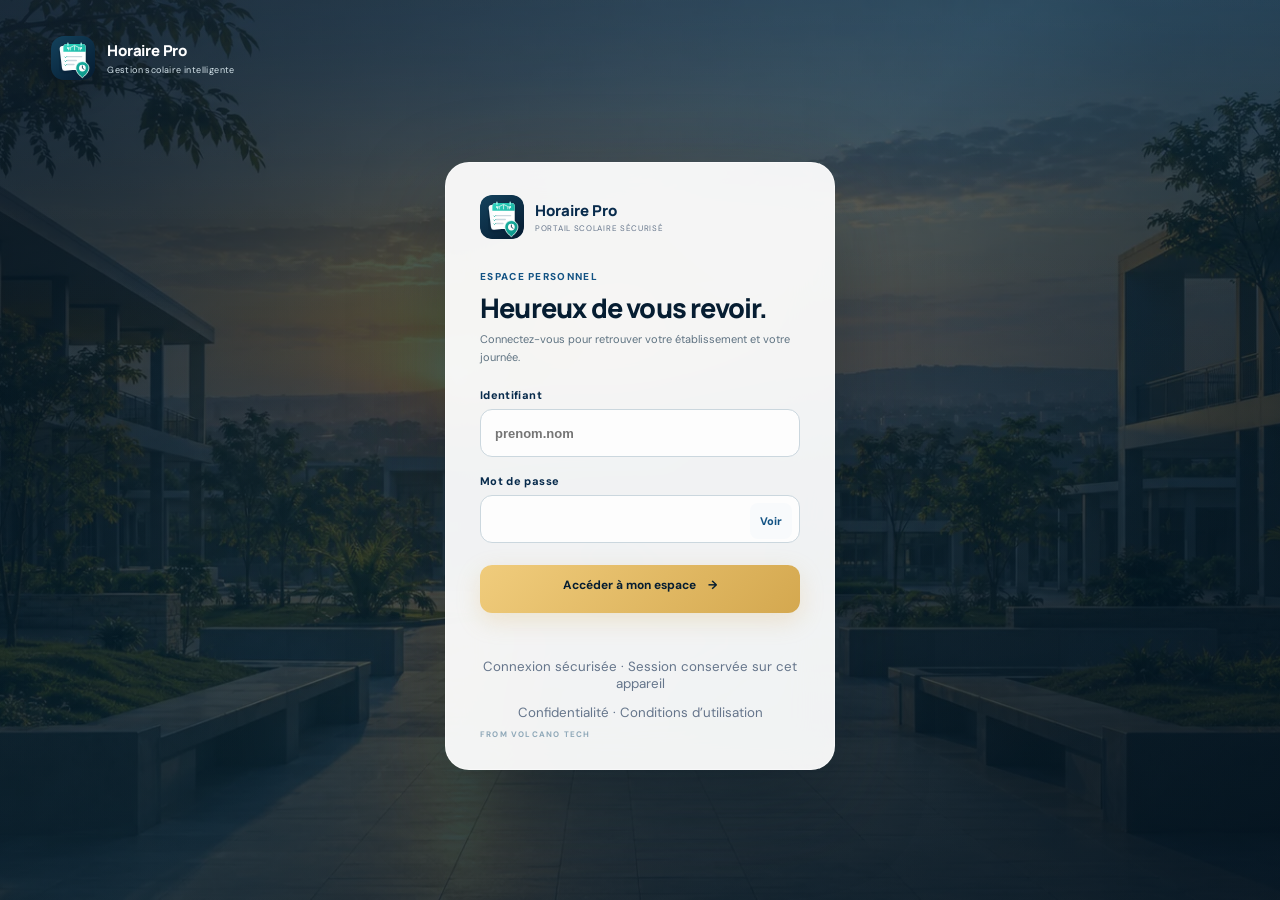
<file: index.html>
<!doctype html>
<html lang="fr">
<head>
  <meta charset="utf-8">
  <meta name="viewport" content="width=device-width, initial-scale=1, viewport-fit=cover">
  <meta name="theme-color" content="#0b3347">
  <meta name="description" content="Horaire Pro accompagne les établissements scolaires dans le suivi sécurisé des horaires, des enseignants et de l’intendance.">
  <meta name="robots" content="index,follow,max-image-preview:large">
  <link rel="canonical" href="https://horairepro.de/">
  <meta property="og:type" content="website">
  <meta property="og:locale" content="fr_CD">
  <meta property="og:site_name" content="Horaire Pro">
  <meta property="og:title" content="Horaire Pro · Gestion scolaire intelligente">
  <meta property="og:description" content="Horaires scolaires, suivi des enseignants et intendance dans une plateforme sécurisée.">
  <meta property="og:url" content="https://horairepro.de/">
  <meta property="og:image" content="https://horairepro.de/assets/login-campus-v1.webp">
  <meta name="twitter:card" content="summary_large_image">
  <title>Horaire Pro</title>
  <script>
    window.__pwaPageOpenedAt = Date.now();
    window.__pwaInstallPrompt = null;
    window.addEventListener("beforeinstallprompt", function (event) {
      event.preventDefault();
      window.__pwaInstallPrompt = event;
      window.dispatchEvent(new Event("horairepro-install-ready"));
    });
    window.addEventListener("appinstalled", function () { window.__pwaInstallPrompt = null; });
  </script>
  <link rel="icon" href="assets/favicon.svg" type="image/svg+xml">
  <link rel="manifest" href="manifest-v2.webmanifest?v=4">
  <link rel="stylesheet" href="assets/styles.css?v=27">
  <link rel="stylesheet" href="assets/intendance.css?v=27">
  <script type="application/ld+json">{"@context":"https://schema.org","@type":"SoftwareApplication","name":"Horaire Pro","url":"https://horairepro.de/","applicationCategory":"EducationalApplication","operatingSystem":"Web, Android, Windows, iOS","description":"Plateforme sécurisée de gestion des horaires scolaires et de l’intendance."}</script>
</head>
<body>
  <section class="loading-screen" id="loading-screen" aria-live="polite">
    <div class="loading-brand"><img src="assets/horaire-pro-logo.svg" alt=""><strong>Horaire Pro</strong><span>Préparation de votre espace…</span><i></i><small>From Volcano Tech</small></div>
  </section>

  <section class="auth-screen" id="auth-screen" hidden>
    <div class="auth-atmosphere" aria-hidden="true"></div>
    <div class="auth-corner-brand"><img src="assets/horaire-pro-logo.svg" alt=""><span><strong>Horaire Pro</strong><small>Gestion scolaire intelligente</small></span></div>
    <form class="login-card" id="login-form">
      <div class="login-brand-lockup"><img src="assets/horaire-pro-logo.svg" alt=""><div><strong>Horaire Pro</strong><small>Portail scolaire sécurisé</small></div></div>
      <span class="eyebrow">Espace personnel</span>
      <h2>Heureux de vous revoir.</h2>
      <p>Connectez-vous pour retrouver votre établissement et votre journée.</p>
      <label for="login-id">Identifiant</label>
      <input id="login-id" name="login" autocomplete="username" autocapitalize="none" placeholder="prenom.nom" required>
      <label for="login-password">Mot de passe</label>
      <div class="password-field">
        <input id="login-password" name="password" type="password" autocomplete="current-password" required>
        <button id="password-toggle" type="button" aria-label="Afficher le mot de passe">Voir</button>
      </div>
      <button class="primary-button wide login-button" type="submit">Accéder à mon espace <span>→</span></button>
      <div class="login-status" id="login-status" role="status" aria-live="polite"></div>
      <small class="privacy-note">Connexion sécurisée · Session conservée sur cet appareil</small>
      <small class="privacy-note"><a href="confidentialite.html">Confidentialité</a> · <a href="conditions.html">Conditions d’utilisation</a></small>
      <small class="volcano-signature login-signature">From Volcano Tech</small>
    </form>
  </section>

  <div class="app-shell" id="app-shell" hidden>
    <aside class="sidebar" id="sidebar">
      <a class="brand" href="#dashboard" aria-label="Accueil">
        <span class="brand-mark" aria-hidden="true"><img src="assets/horaire-pro-logo.svg" alt=""></span>
        <span><strong>Horaire Pro</strong><small id="brand-context">Portail scolaire</small></span>
      </a>

      <label class="school-switcher" id="school-switcher-wrap" hidden>
        <span>Établissement actif</span>
        <select id="school-switcher" aria-label="Changer d’établissement"></select>
      </label>

      <div class="workspace-switcher" id="workspace-switcher" hidden aria-label="Choisir l’espace de travail">
        <span>Votre espace</span>
        <div><button type="button" data-workspace="teacher">♙ Professeur</button><button type="button" data-workspace="direction">◆ Direction</button></div>
      </div>

      <nav class="main-nav" aria-label="Navigation principale">
        <a href="#dashboard" data-view="dashboard" class="active"><span>⌂</span> Tableau de bord</a>
        <a href="#agenda" data-view="agenda" data-multi-school hidden data-schedule-access><span>▤</span> Agenda multi-écoles</a>
        <a href="#classes" data-view="classes" data-full-schedule data-schedule-access><span>▦</span> Horaire des classes</a>
        <a href="#teachers" data-view="teachers" data-schedule-access><span>♙</span> <b id="teacher-nav-label">Horaire des enseignants</b></a>
        <a href="#operations" data-view="operations" data-operations data-schedule-access><span>◉</span> Centre en direct</a>
        <a href="#changes" data-view="changes" data-scheduler data-schedule-access><span>⇄</span> Changements</a>
        <a href="#announcements" data-view="announcements"><span>◈</span> Annonces <b class="nav-badge" id="announcement-nav-badge" hidden>0</b></a>
        <a href="#assistant" data-view="assistant" data-schedule-access><span>✦</span> Assistant horaire</a>
        <a href="#stats" data-view="stats" data-management data-schedule-access><span>▥</span> Statistiques</a>
        <a href="#intendance" data-view="intendance" data-intendance hidden><span>◫</span> Intendance</a>
        <a href="#accounts" data-view="accounts" data-account-manager-only><span>◎</span> Comptes</a>
        <a href="#platform-admin" data-view="platform-admin" data-system-admin-only hidden><span>◆</span> Plateforme</a>
        <a href="#history" data-view="history" data-history data-schedule-access><span>◴</span> Années et versions</a>
        <a href="#documents" data-view="documents" data-management data-schedule-access><span>▤</span> Documents officiels</a>
        <a href="#settings" data-view="settings"><span>⚙</span> Paramètres</a>
      </nav>

      <div class="sidebar-footer">
        <div class="account-card">
          <span class="account-avatar" id="account-avatar">U</span>
          <span><strong id="account-name">Utilisateur</strong><small id="account-role">Compte sécurisé</small></span>
        </div>
        <button class="logout-button" id="logout-button" type="button">Se déconnecter</button>
        <button class="theme-button" id="theme-toggle" type="button" aria-label="Changer le thème">◐ <span>Mode sombre</span></button>
        <small id="sidebar-school-name">Établissement</small>
        <small class="volcano-signature">From Volcano Tech</small>
      </div>
    </aside>
    <button class="sidebar-backdrop" id="sidebar-backdrop" type="button" aria-label="Fermer le menu" hidden></button>

    <main class="main-content">
      <header class="topbar">
        <button class="menu-button" id="menu-button" type="button" aria-label="Ouvrir le menu">☰</button>
        <div class="topbar-title">
          <span class="eyebrow">Portail officiel</span>
          <h1 id="page-title">Tableau de bord</h1>
        </div>
        <label class="topbar-school-switcher" id="topbar-school-switcher-wrap" hidden>
          <span>Établissement</span>
          <select id="topbar-school-switcher" aria-label="Changer l’établissement actif"></select>
        </label>
        <div class="topbar-actions">
          <label class="global-search">
            <span aria-hidden="true">⌕</span>
            <input id="global-search" type="search" placeholder="Rechercher une classe ou un professeur…" autocomplete="off">
            <div class="search-results" id="search-results" hidden></div>
          </label>
          <button class="top-action" id="install-app-button" type="button" title="Installer l’application" hidden>＋<span>Installer</span></button>
          <button class="notification-button" id="notification-button" type="button" aria-label="Voir les notifications">◈<b id="notification-count" hidden>0</b></button>
          <div class="date-chip"><span id="today-label">Aujourd’hui</span><strong id="clock">--:--</strong></div>
        </div>
      </header>

      <div class="content-wrap">
        <div class="connectivity-banner" id="connectivity-banner" hidden></div>
        <section class="view active" id="view-dashboard" aria-labelledby="page-title">
          <div class="hero-card">
            <div class="hero-copy">
              <span class="hero-kicker"><i></i> Horaire officiel publié</span>
              <h2>Une semaine scolaire claire,<br><em>accessible partout.</em></h2>
              <p>Consultez les cours par classe ou par enseignant, suivez la période en cours et téléchargez les documents certifiés.</p>
              <div class="hero-actions">
                <button class="primary-button" id="primary-schedule-button" data-go="classes">Voir les horaires</button>
                <button class="secondary-button" data-go="documents" data-management>Documents PDF</button>
              </div>
            </div>
            <div class="hero-orbit" aria-hidden="true">
              <div class="orbit-ring ring-one"></div><div class="orbit-ring ring-two"></div>
              <div class="hero-badge"><span>2026</span><strong>2027</strong><small>Année scolaire</small></div>
            </div>
          </div>

          <div id="smart-focus" class="smart-focus"></div>


          <div class="stats-grid" id="stats-grid"></div>

          <div id="dashboard-alerts"></div>

          <article class="dashboard-module-card dashboard-intendance-card" id="dashboard-intendance-summary" hidden>
            <div class="dashboard-module-head"><div><span class="eyebrow">Intendance en direct</span><h3>Stocks et patrimoine</h3><p>Les indicateurs utiles de l’établissement, actualisés depuis le registre.</p></div><span class="dashboard-module-icon" aria-hidden="true">◫</span></div>
            <div id="dashboard-intendance-content" class="dashboard-module-content"><div class="dashboard-module-loading">Chargement des données d’intendance…</div></div>
            <footer><span>Consultation selon vos droits d’accès</span><button class="primary-button" type="button" data-go="intendance">Ouvrir l’Intendance</button></footer>
          </article>

          <article class="dashboard-module-card dashboard-hr-card" id="dashboard-hr-summary" hidden>
            <div class="dashboard-module-head"><div><span class="eyebrow">Suivi des enseignants</span><h3>Services attendus aujourd’hui</h3><p>Heures d’arrivée et de sortie prévues selon l’horaire officiel.</p></div><span class="dashboard-module-icon" aria-hidden="true">♙</span></div>
            <div id="dashboard-hr-content" class="dashboard-module-content"></div>
            <footer><span>Base de vérification pour le registre papier</span><button class="primary-button" type="button" data-go="teachers">Consulter les enseignants</button></footer>
          </article>

          <div class="dashboard-grid">
            <article class="panel live-panel">
              <div class="panel-heading">
                <div><span class="eyebrow">En direct</span><h3>Situation actuelle</h3></div>
                <span class="live-pill" id="live-pill"><i></i> Actualisé</span>
              </div>
              <div id="live-content" class="live-content"></div>
            </article>

            <article class="panel quick-panel" data-full-schedule>
              <div class="panel-heading"><div><span class="eyebrow">Accès rapide</span><h3>Consulter un horaire</h3></div></div>
              <div class="segmented" role="tablist">
                <button class="active" data-quick-type="class" type="button">Classe</button>
                <button data-quick-type="teacher" type="button">Enseignant</button>
              </div>
              <label class="select-label" for="quick-select">Sélection</label>
              <select id="quick-select"></select>
              <button class="primary-button wide" id="quick-open" type="button">Ouvrir l’horaire <span>→</span></button>
            </article>
          </div>

          <article class="panel week-preview">
            <div class="panel-heading">
              <div><span class="eyebrow">Vue d’ensemble</span><h3>Repères de la semaine</h3></div>
              <span class="muted" id="week-range"></span>
            </div>
            <div class="day-strip" id="day-strip"></div>
          </article>
        </section>

        <section class="view" id="view-agenda" data-multi-school hidden>
          <div class="section-intro">
            <div><span class="eyebrow">Tous vos établissements</span><h2>Agenda multi-écoles</h2><p>Consultez vos cours CAT et APN dans une chronologie unique, sans modifier l’établissement actif.</p></div>
          </div>
          <article class="panel platform-agenda" id="platform-agenda" hidden>
            <div class="platform-agenda-head">
              <div><span class="eyebrow">Vue personnelle multi-écoles</span><h3 id="agenda-date-title">Aujourd’hui</h3></div>
              <div class="date-navigation"><button id="agenda-prev" type="button" aria-label="Jour précédent">←</button><button id="agenda-today" type="button">Aujourd’hui</button><button id="agenda-next" type="button" aria-label="Jour suivant">→</button><button id="agenda-week" type="button">Semaine</button></div>
            </div>
            <div class="agenda-filter"><label>Filtrer l’agenda<select id="agenda-school-filter"><option value="all">Toutes les écoles</option></select></label><span id="agenda-sync-state"></span></div>
            <div id="aggregate-agenda-list" class="aggregate-agenda-list"></div>
          </article>
        </section>

        <section class="view" id="view-operations" data-operations>
          <div class="section-intro">
            <div><span class="eyebrow">Pilotage en temps réel</span><h2>Centre des opérations</h2><p>Visualisez les cours en cours, les enseignants disponibles et les changements du jour.</p></div>
            <span class="live-pill"><i></i> Données actualisées</span>
          </div>
          <div id="operations-kpis" class="stats-grid"></div>
          <div class="operations-layout">
            <article class="panel"><div class="panel-heading"><div><span class="eyebrow">Maintenant</span><h3>Activité de l’école</h3></div><span id="operations-period" class="period-badge"></span></div><div id="operations-live-grid" class="operations-grid"></div></article>
            <article class="panel"><div class="panel-heading"><div><span class="eyebrow">Disponibilités</span><h3>Enseignants libres</h3></div></div><div id="available-teachers" class="chip-cloud"></div></article>
          </div>
          <article class="panel timeline-panel"><div class="panel-heading"><div><span class="eyebrow">Aujourd’hui</span><h3>Chronologie des périodes</h3></div></div><div id="operations-timeline" class="operations-timeline"></div></article>
        </section>

        <section class="view" id="view-changes" data-scheduler>
          <div class="section-intro">
            <div><span class="eyebrow">Moteur de contrôle</span><h2>Changements intelligents</h2><p>Déplacez ou annulez une séance datée avec vérification automatique des collisions.</p></div>
            <span class="smart-badge">✦ Vérification instantanée</span>
          </div>
          <div class="changes-layout">
            <form class="panel smart-form" id="change-form">
              <div class="panel-heading"><div><span class="eyebrow">Nouvelle opération</span><h3>Simuler un changement</h3></div></div>
              <label>Rechercher un cours<input id="change-search" type="search" placeholder="Professeur, matière ou classe…"></label>
              <label>Séance source<select id="change-source" required></select></label>
              <div class="form-grid">
                <label>Date d’application<input id="change-date" type="date" required></label>
                <label>Action<select id="change-type"><option value="move">Déplacer</option><option value="cancel">Annuler</option></select></label>
                <label data-move-field>Nouveau jour<select id="change-day"></select></label>
                <label data-move-field>Nouvelle période<select id="change-period"></select></label>
              </div>
              <label>Motif<textarea id="change-reason" rows="3" placeholder="Réunion, indisponibilité, activité scolaire…"></textarea></label>
              <div class="form-actions"><button class="secondary-ink-button" id="analyze-change" type="button">Analyser</button><button class="primary-button" id="publish-change" type="submit" disabled>Publier le changement</button></div>
              <div id="change-analysis" class="analysis-box"></div>
            </form>
            <article class="panel"><div class="panel-heading"><div><span class="eyebrow">Registre</span><h3>Changements publiés</h3></div></div><div id="changes-list" class="activity-list"></div></article>
          </div>
        </section>

        <section class="view" id="view-announcements">
          <div class="section-intro">
            <div><span class="eyebrow">Communication scolaire</span><h2>Annonces et alertes</h2><p>Les informations qui vous concernent, avec confirmation de lecture.</p></div>
          </div>
          <form class="panel announcement-composer" id="announcement-form" data-scheduler>
            <div class="panel-heading"><div><span class="eyebrow">Direction</span><h3>Publier une annonce</h3></div></div>
            <div class="form-grid three"><label>Titre<input id="announcement-title" maxlength="140" required></label><label>Priorité<select id="announcement-level"><option value="info">Information</option><option value="important">Important</option><option value="urgent">Urgent</option></select></label><label>Destinataires<select id="announcement-audience"><option value="all">Tout le personnel</option><option value="teachers">Enseignants</option><option value="direction">Direction</option><option value="teacher">Un enseignant</option></select></label></div>
            <label id="announcement-teacher-wrap" hidden>Enseignant<select id="announcement-teacher"></select></label>
            <label>Message<textarea id="announcement-body" rows="4" maxlength="3000" required></textarea></label>
            <div class="form-actions"><button class="primary-button" type="submit">Publier maintenant</button></div>
          </form>
          <div id="announcements-list" class="announcement-grid"></div>
        </section>

        <section class="view" id="view-assistant">
          <div class="assistant-shell">
            <div class="assistant-hero"><span class="assistant-mark">✦</span><span class="eyebrow">Assistant contextuel</span><h2>Votre horaire répond.</h2><p>Cours actuel, prochaine séance, journée complète, disponibilités, annonces et changements publiés.</p></div>
            <div id="assistant-messages" class="assistant-messages"><div class="assistant-message bot"><span>✦</span><p>Bonjour. Je lis directement votre horaire publié. Essayez <strong>« Mon programme aujourd’hui »</strong>, <strong>« Mon prochain cours »</strong> ou <strong>« Mes changements »</strong>.</p></div></div>
            <div class="assistant-suggestions" id="assistant-suggestions"></div>
            <form id="assistant-form" class="assistant-input"><input id="assistant-query" autocomplete="off" placeholder="Posez votre question sur l’horaire…"><button type="submit">Envoyer <span>→</span></button></form>
          </div>
        </section>

        <section class="view" id="view-stats" data-management>
          <div class="section-intro"><div><span class="eyebrow">Analyse pédagogique</span><h2>Statistiques intelligentes</h2><p>Une lecture claire des charges, des journées et des regroupements.</p></div><button class="secondary-ink-button" id="export-stats" type="button">Exporter CSV</button></div>
          <div id="stats-kpis" class="stats-grid"></div>
          <div class="analytics-grid"><article class="panel"><div class="panel-heading"><div><span class="eyebrow">Enseignants</span><h3>Charges hebdomadaires</h3></div></div><div id="teacher-load-chart" class="bar-chart"></div></article><article class="panel"><div class="panel-heading"><div><span class="eyebrow">Semaine</span><h3>Activité par jour</h3></div></div><div id="day-load-chart" class="bar-chart"></div></article></div>
        </section>

        <section class="view" id="view-accounts" data-account-manager-only>
          <div class="section-intro"><div><span class="eyebrow">Sécurité</span><h2>Comptes et accès</h2><p>Contrôlez les accès sans exposer les mots de passe.</p></div><span class="security-chip">● RLS actif</span></div>
          <div class="account-kpis" id="account-kpis"></div>
          <form class="panel smart-form membership-form" id="membership-form"><div class="panel-heading"><div><span class="eyebrow">Nouvelle adhésion</span><h3>Inviter ou associer une personne</h3></div></div><div class="form-grid"><label>Adresse email<input id="membership-email" type="email" required></label><label>Nom complet<input id="membership-name" required></label><label>Référence enseignant<input id="membership-teacher-ref" placeholder="Obligatoire seulement pour un enseignant"></label><label>Fonction dans l’école<input id="membership-position" placeholder="Ex. Préfet, DE"></label></div><fieldset class="role-checks"><legend>Rôles dans cette école</legend><label><input type="checkbox" name="membership-role" value="teacher"> Enseignant — horaire personnel</label><label><input type="checkbox" name="membership-role" value="direction"> Direction — pilotage complet</label><label><input type="checkbox" name="membership-role" value="admin"> Admin — comptes et sécurité</label><label><input type="checkbox" name="membership-role" value="scheduler"> Planificateur — changements d’horaire</label><label><input type="checkbox" name="membership-role" value="viewer"> Consultation — horaires en lecture seule</label><label><input type="checkbox" name="membership-role" value="intendant"> Intendant — gestion des stocks et du patrimoine</label><label><input type="checkbox" name="membership-role" value="intendance_viewer"> Suivi Intendance — lecture seule</label></fieldset><div class="form-actions"><button class="primary-button" type="submit">Envoyer l’invitation</button><span id="membership-status"></span></div></form>
          <form class="panel smart-form membership-form" id="school-form" data-system-admin-only hidden><div class="panel-heading"><div><span class="eyebrow">Plateforme</span><h3>Ajouter un établissement</h3></div></div><div class="form-grid"><label>Nom officiel<input id="school-name" required></label><label>Nom court<input id="school-short-name" maxlength="20" required></label><label>Adresse<input id="school-address"></label><label>Première année scolaire<input id="school-year-label" placeholder="2027-2028"></label><label>Début<input id="school-year-start" type="date"></label><label>Fin<input id="school-year-end" type="date"></label></div><div class="form-actions"><button class="primary-button" type="submit">Créer l’établissement</button><span id="school-form-status"></span></div></form>
          <article class="panel"><div class="account-toolbar"><input id="account-search" type="search" placeholder="Rechercher un compte…"><select id="account-role-filter" aria-label="Filtrer par rôle"><option value="">Tous les rôles</option><option value="teacher">Enseignants</option><option value="direction">Direction</option><option value="admin">Administrateurs</option><option value="scheduler">Planificateurs</option><option value="viewer">Consultation seule</option><option value="intendant">Intendants</option><option value="intendance_viewer">Suivi Intendance</option></select><select id="account-status-filter" aria-label="Filtrer par état"><option value="">Tous les états</option><option value="active">Actifs</option><option value="inactive">Suspendus</option></select><span id="account-summary"></span></div><div id="accounts-table" class="accounts-table"></div></article>
          <article class="panel audit-panel"><div class="panel-heading"><div><span class="eyebrow">Traçabilité</span><h3>Journal des actions</h3></div></div><div id="audit-list" class="activity-list"></div></article>
        </section>

        <section class="view" id="view-platform-admin" data-system-admin-only hidden>
          <div class="section-intro"><div><span class="eyebrow">Volcano Tech</span><h2>Centre d’administration Horaire Pro</h2><p>Établissements, abonnements, installations et publications depuis un seul espace sécurisé.</p></div><button class="secondary-ink-button" id="platform-refresh" type="button">Actualiser</button></div>
          <div class="account-kpis platform-kpis" id="platform-kpis"></div>
          <form class="panel smart-form membership-form" id="platform-school-form">
            <div class="panel-heading"><div><span class="eyebrow">Nouveau client</span><h3>Créer un établissement</h3></div></div>
            <div class="form-grid"><label>Nom officiel<input id="platform-school-name" required></label><label>Nom court<input id="platform-school-short-name" maxlength="20" required></label><label>Adresse<input id="platform-school-address"></label><label>Première année scolaire<input id="platform-school-year-label" placeholder="2027-2028"></label><label>Début<input id="platform-school-year-start" type="date"></label><label>Fin<input id="platform-school-year-end" type="date"></label></div>
            <div class="form-actions"><button class="primary-button" type="submit">Créer et ouvrir l’établissement</button><span id="platform-school-status"></span></div>
          </form>
          <article class="panel">
            <div class="account-toolbar"><input id="platform-school-search" type="search" placeholder="Rechercher une école…"><select id="platform-status-filter"><option value="">Tous les abonnements</option><option value="trial">Essai</option><option value="active">Actif</option><option value="grandfathered">Historique</option><option value="past_due">Paiement en retard</option><option value="suspended">Suspendu</option><option value="cancelled">Résilié</option></select><span id="platform-school-summary"></span></div>
            <div id="platform-school-table" class="platform-admin-table"></div>
          </article>
          <div class="one-time-secret platform-secret" id="platform-activation-secret" hidden><span>Code d’activation — affiché une seule fois</span><div><code id="platform-activation-code"></code><button type="button" id="platform-copy-activation">Copier</button></div><small id="platform-activation-expiry"></small></div>
        </section>

        <section class="view" id="view-history">
          <div class="section-intro"><div><span class="eyebrow">Conservation intégrale</span><h2>Années scolaires et versions</h2><p>Consultez les horaires publiés, archivés ou en préparation sans écraser l’historique.</p></div></div>
          <div id="year-tabs" class="year-tabs"></div>
          <div id="timetable-history" class="history-grid"></div>
          <form class="panel smart-form" id="academic-year-form" data-manager-only hidden><div class="panel-heading"><div><span class="eyebrow">Nouvelle période</span><h3>Créer une année scolaire</h3></div></div><div class="form-grid"><label>Libellé<input id="academic-year-label" placeholder="2027-2028" required></label><label>Début<input id="academic-year-start" type="date" required></label><label>Fin<input id="academic-year-end" type="date" required></label></div><label><input id="academic-year-current" type="checkbox"> Définir comme année actuelle</label><div class="form-actions"><button class="primary-button" type="submit">Créer l’année</button><span id="academic-year-status"></span></div></form>
          <form class="panel smart-form" id="clone-timetable-form" data-manager-only hidden><div class="panel-heading"><div><span class="eyebrow">Nouvelle base</span><h3>Dupliquer un horaire précédent</h3></div></div><div class="form-grid"><label>Horaire source<select id="clone-source"></select></label><label>Année cible<select id="clone-year"></select></label><label>Titre<input id="clone-title" value="Nouvel horaire" required></label></div><div class="form-actions"><button class="primary-button" type="submit">Créer la version indépendante</button><span id="clone-status"></span></div></form>
        </section>

        <section class="view" id="view-classes" data-full-schedule>
          <div class="section-intro">
            <div><span class="eyebrow">34 classes certifiées</span><h2>Horaire par classe</h2><p>Choisissez une classe pour afficher sa semaine complète.</p></div>
            <div class="entity-picker"><label for="class-select">Classe</label><select id="class-select"></select></div>
          </div>
          <div id="class-summary" class="summary-row"></div>
          <div id="class-schedule" class="schedule-host"></div>
        </section>

        <section class="view" id="view-teachers">
          <div class="section-intro">
            <div><span class="eyebrow" id="teacher-context-label">Équipe enseignante</span><h2>Horaire par enseignant</h2><p>Retrouvez les cours, regroupements et créneaux physiques de chaque professeur.</p></div>
            <div class="entity-picker"><label for="teacher-select">Enseignant</label><select id="teacher-select"></select></div>
          </div>
          <article class="panel jp-directory" id="jp-directory" hidden>
            <div class="jp-directory-head"><div><span class="eyebrow">Journées pédagogiques</span><h3>Disponibilité de l’équipe</h3><p>Filtrez l’équipe par JP et ouvrez directement l’horaire d’un enseignant.</p></div><strong id="jp-directory-count"></strong></div>
            <div class="jp-directory-days" id="jp-directory-days"></div>
            <div class="jp-directory-names" id="jp-directory-names"></div>
          </article>
          <div id="teacher-summary" class="summary-row"></div>
          <div id="teacher-schedule" class="schedule-host"></div>
          <div id="teacher-note"></div>
        </section>

        <section class="view" id="view-documents" data-management>
          <div class="section-intro">
            <div><span class="eyebrow">Source unique certifiée</span><h2>Documents officiels</h2><p>Téléchargez les quatre éditions issues exactement de la solution publiée.</p></div>
            <div class="certification-badge"><span>✓</span><div><strong>Certification PASS</strong><small id="document-solution"></small></div></div>
          </div>
          <div class="documents-grid" id="documents-grid"></div>
          <article class="panel integrity-panel">
            <div><span class="eyebrow">Intégrité</span><h3>Garantie de cohérence</h3><p>Les vues en ligne et les PDF proviennent de la même solution CP-SAT validée indépendamment.</p></div>
            <div class="integrity-list" id="integrity-list"></div>
          </article>
        </section>


        <section class="view intendance-view" id="view-intendance" data-intendance hidden>
          <div class="intendance-head">
            <div><span class="eyebrow">Centre de travail</span><h2>Intendance</h2><p>Stocks, mouvements, patrimoine et inventaires de l’établissement.</p></div>
            <div class="intendance-actions" data-intendance-write>
              <button class="secondary-ink-button" type="button" data-intendance-action="receipt">+ Entrée</button>
              <button class="primary-button" type="button" data-intendance-action="issue">− Sortie</button>
            </div>
          </div>
          <div class="intendance-offline" id="intendance-offline" hidden>Mode hors ligne : dernières données synchronisées, saisie suspendue.</div>
          <nav class="intendance-tabs" id="intendance-tabs" aria-label="Sections de l’intendance">
            <button type="button" data-intendance-tab="overview" class="active">Vue d’ensemble</button>
            <button type="button" data-intendance-tab="stock">Stock</button>
            <button type="button" data-intendance-tab="receipts">Entrées</button>
            <button type="button" data-intendance-tab="issues">Sorties</button>
            <button type="button" data-intendance-tab="assets">Patrimoine</button>
            <button type="button" data-intendance-tab="locations">Locaux</button>
            <button type="button" data-intendance-tab="inventories">Inventaires</button>
            <button type="button" data-intendance-tab="forecasts">Prévisions</button>
            <button type="button" data-intendance-tab="reports">Rapports</button>
            <button type="button" class="intendance-refresh-tab" data-intendance-refresh aria-label="Actualiser les stocks et les mouvements">↻ Actualiser</button>
          </nav>
          <div class="intendance-content" id="intendance-content"><div class="intendance-loading">Chargement de l’intendance…</div></div>
        </section>

        <section class="view" id="view-settings">
          <div class="section-intro"><div><span class="eyebrow">Préférences</span><h2>Mon compte</h2><p>Personnalisez votre expérience et protégez votre accès.</p></div></div>
          <div class="settings-grid">
            <article class="panel profile-panel"><span class="profile-large" id="settings-avatar">U</span><h3 id="settings-name">Utilisateur</h3><p id="settings-role"></p><button class="secondary-ink-button" id="settings-install" type="button" hidden>Installer l’application</button><button class="secondary-ink-button" id="enable-notifications" type="button">Activer les notifications</button><button class="secondary-ink-button" id="export-calendar" type="button">Ajouter à mon calendrier</button></article>
            <article class="panel lesson-alert-panel" id="lesson-alert-panel"><div class="panel-heading"><div><span class="eyebrow">Assistant ponctualité</span><h3>Alarme avant chaque cours</h3></div><span class="lesson-alert-state" id="lesson-alert-state">Inactive</span></div><p>Le téléphone vous prévient avant le début du cours. Lorsque Horaire Pro est ouvert, l’assistant annonce aussi le cours à voix haute.</p><label class="lesson-alert-toggle"><input id="lesson-alert-enabled" type="checkbox"><span></span><strong>Activer l’alarme de cours</strong></label><label>Délai avant le cours<select id="lesson-alert-lead"><option value="1">1 minute</option><option value="2" selected>2 minutes</option><option value="5">5 minutes</option><option value="10">10 minutes</option></select></label><label class="lesson-alert-toggle"><input id="lesson-alert-voice" type="checkbox" checked><span></span><strong>Annonce vocale quand l’application est ouverte</strong></label><button class="secondary-ink-button" id="lesson-alert-test" type="button">Tester le son et la voix</button><small id="lesson-alert-detail">Disponible pour les comptes liés à un enseignant.</small></article>
            <form class="panel smart-form" id="password-form"><div class="panel-heading"><div><span class="eyebrow">Sécurité</span><h3>Changer mon mot de passe</h3></div></div><label>Nouveau mot de passe<div class="password-field"><input id="new-password" type="password" minlength="10" autocomplete="new-password" required><button type="button" data-password-visibility="new-password" aria-label="Afficher le nouveau mot de passe">Voir</button></div></label><label>Confirmer le mot de passe<div class="password-field"><input id="confirm-password" type="password" minlength="10" autocomplete="new-password" required><button type="button" data-password-visibility="confirm-password" aria-label="Afficher la confirmation du mot de passe">Voir</button></div></label><p class="privacy-note">Vous pouvez conserver le mot de passe reçu et le remplacer ici quand vous le souhaitez.</p><button class="primary-button" type="submit">Mettre à jour</button><div id="password-status" class="login-status"></div></form>
          </div>
        </section>
      </div>
    </main>
  </div>

  <nav class="mobile-bottom-nav" id="mobile-bottom-nav" aria-label="Accès rapide mobile"></nav>
  <button class="page-scroll-toggle" id="page-scroll-toggle" type="button" hidden aria-label="Descendre dans la page"><span aria-hidden="true">↓</span></button>

  <div class="school-modal" id="school-modal" hidden><div class="school-modal-card"><img src="assets/horaire-pro-logo.svg" alt=""><span class="eyebrow">Vos établissements</span><h2>Choisissez votre espace</h2><p>Vous pourrez changer d’école à tout moment sans vous reconnecter.</p><div id="school-modal-list" class="school-modal-list"></div></div></div>
  <div class="school-modal" id="workspace-modal" hidden><div class="school-modal-card workspace-choice-card"><span class="choice-mark">HP</span><span class="eyebrow">Double fonction détectée</span><h2>Comment voulez-vous travailler ?</h2><p>Votre compte possède une fonction de direction et un horaire d’enseignant. Vous pourrez changer d’espace à tout moment.</p><div class="workspace-choices"><button type="button" data-workspace-choice="teacher"><span>♙</span><strong>Mon espace enseignant</strong><small>Mes cours, mon prochain créneau et mes annonces</small></button><button type="button" data-workspace-choice="direction"><span>◆</span><strong id="workspace-direction-label">Espace Direction</strong><small>École en direct, comptes, classes et documents</small></button></div></div></div>
  <div class="school-modal" id="membership-modal" hidden><form class="school-modal-card smart-form" id="membership-edit-form"><span class="eyebrow">Adhésion à l’établissement</span><h2 id="membership-edit-name">Gérer un membre</h2><input id="membership-edit-user" type="hidden"><input id="membership-edit-id" type="hidden"><label>Référence enseignant<input id="membership-edit-teacher"></label><label>Fonction dans l’école<input id="membership-edit-position" placeholder="Ex. Préfet, DE"></label><fieldset class="role-checks"><legend>Rôles autorisés</legend><label><input type="checkbox" name="membership-edit-role" value="teacher"> Enseignant</label><label><input type="checkbox" name="membership-edit-role" value="direction"> Direction</label><label><input type="checkbox" name="membership-edit-role" value="admin"> Admin</label><label><input type="checkbox" name="membership-edit-role" value="scheduler"> Planificateur</label><label><input type="checkbox" name="membership-edit-role" value="viewer"> Consultation seule</label><label><input type="checkbox" name="membership-edit-role" value="intendant"> Intendant</label><label><input type="checkbox" name="membership-edit-role" value="intendance_viewer"> Suivi Intendance</label></fieldset><div class="credential-reset"><div><strong>Accès au compte</strong><small>Crée un nouveau mot de passe initial. L’utilisateur pourra le conserver ou le remplacer librement dans Mon compte.</small></div><button class="secondary-ink-button" id="membership-reset-password" type="button">Réinitialiser le mot de passe</button></div><div class="one-time-secret" id="membership-temporary-password" hidden><span>Mot de passe initial — affiché une seule fois</span><div><code id="membership-temporary-password-value"></code><button type="button" id="membership-copy-password">Copier</button></div></div><div class="form-actions membership-edit-actions"><button class="secondary-ink-button danger" id="membership-remove" type="button">Retirer de l’école</button><button class="secondary-ink-button" id="membership-edit-close" type="button">Fermer</button><button class="primary-button" type="submit">Enregistrer</button></div><div id="membership-edit-status" class="login-status"></div></form></div>


  <dialog class="intendance-dialog" id="intendance-dialog"><form method="dialog" class="intendance-dialog-card" id="intendance-dialog-form"><header><div><span class="eyebrow" id="intendance-dialog-kicker">Intendance</span><h2 id="intendance-dialog-title">Nouvelle opération</h2></div><button type="button" id="intendance-dialog-close" aria-label="Fermer">×</button></header><div id="intendance-dialog-body"></div><div class="intendance-dialog-actions"><button class="secondary-ink-button" type="button" id="intendance-dialog-cancel">Annuler</button><button class="primary-button" type="submit" id="intendance-dialog-submit">Enregistrer</button></div><div class="login-status" id="intendance-dialog-status"></div></form></dialog>

  <dialog class="pwa-install-dialog" id="pwa-install-dialog"><form method="dialog"><button class="pwa-install-close" type="submit" aria-label="Fermer">×</button><img src="assets/icon-pro-192.png" alt=""><span class="eyebrow">Application mobile</span><h2>Installer Horaire Pro</h2><p id="pwa-install-status">Installation gérée par votre navigateur</p><small id="pwa-install-detail">Le bouton ouvre directement la confirmation officielle dès qu’elle est disponible.</small><button class="primary-button" id="pwa-install-confirm" type="button">Vérifier maintenant</button></form></dialog>

  <aside class="lesson-alert-onboarding" id="lesson-alert-onboarding" hidden role="dialog" aria-modal="true" aria-labelledby="lesson-alert-onboarding-title"><div class="lesson-alert-onboarding-icon">◉</div><div><span class="eyebrow">Assistant ponctualité</span><h2 id="lesson-alert-onboarding-title">Ne manquez plus le début d’un cours</h2><p>Horaire Pro vous avertira automatiquement deux minutes avant chaque cours, même lorsque l’application est fermée.</p><small>Une seule autorisation est nécessaire sur ce téléphone.</small><div><button class="secondary-ink-button" id="lesson-alert-later" type="button">Plus tard</button><button class="primary-button" id="lesson-alert-approve" type="button">Autoriser les alertes</button></div></div></aside>
  <aside class="lesson-alarm-ring" id="lesson-alarm-ring" hidden role="alertdialog" aria-modal="true" aria-labelledby="lesson-alarm-title"><div class="lesson-alarm-pulse"><span>◉</span></div><div class="lesson-alarm-card"><span class="eyebrow">Alarme de cours</span><h2 id="lesson-alarm-title">Cours imminent</h2><strong id="lesson-alarm-course">Votre cours</strong><p id="lesson-alarm-classes"></p><small>Cette alarme se répète chaque minute jusqu’à votre action.</small><div><button class="secondary-ink-button" id="lesson-alarm-snooze" type="button">Rappeler dans 1 minute</button><button class="primary-button" id="lesson-alarm-stop" type="button">Arrêter l’alarme</button></div></div></aside>
  <aside class="app-update-banner" id="app-update-banner" hidden role="status" aria-live="assertive"><span>↻</span><div><strong>Une nouvelle version est disponible</strong><small>Vos données sont conservées. Actualisez pour profiter des améliorations.</small></div><button type="button" id="apply-app-update">Mettre à jour maintenant</button><button type="button" id="dismiss-app-update" aria-label="Plus tard">×</button></aside>
  <div class="toast" id="toast" role="status" aria-live="polite"></div>
  <script src="assets/supabase.min.js" defer></script>
  <script src="config.js" defer></script>
  <script src="assets/platform.js?v=26" defer></script>
  <script src="assets/smart.js?v=29" defer></script>
  <script src="assets/intendance.js?v=28" defer></script>
  <script src="assets/app.js?v=30" defer></script>
</body>
</html>
</file>
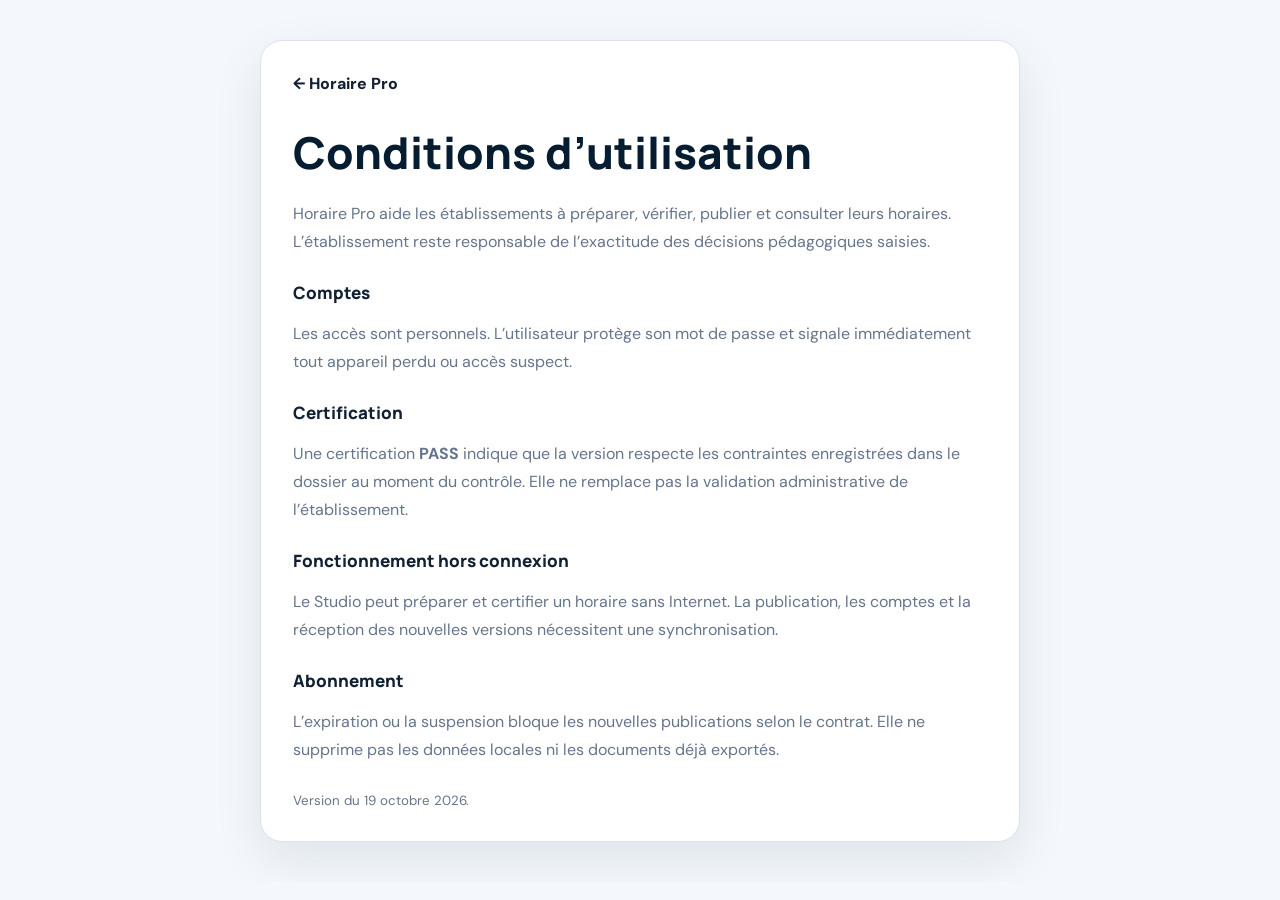
<file: conditions.html>
<!doctype html><html lang="fr"><head><meta charset="utf-8"><meta name="viewport" content="width=device-width,initial-scale=1"><title>Conditions · Horaire Pro</title><link rel="stylesheet" href="assets/styles.css?v=27"></head><body><main class="legal-page"><a href="./">← Horaire Pro</a><h1>Conditions d’utilisation</h1><p>Horaire Pro aide les établissements à préparer, vérifier, publier et consulter leurs horaires. L’établissement reste responsable de l’exactitude des décisions pédagogiques saisies.</p><h2>Comptes</h2><p>Les accès sont personnels. L’utilisateur protège son mot de passe et signale immédiatement tout appareil perdu ou accès suspect.</p><h2>Certification</h2><p>Une certification <strong>PASS</strong> indique que la version respecte les contraintes enregistrées dans le dossier au moment du contrôle. Elle ne remplace pas la validation administrative de l’établissement.</p><h2>Fonctionnement hors connexion</h2><p>Le Studio peut préparer et certifier un horaire sans Internet. La publication, les comptes et la réception des nouvelles versions nécessitent une synchronisation.</p><h2>Abonnement</h2><p>L’expiration ou la suspension bloque les nouvelles publications selon le contrat. Elle ne supprime pas les données locales ni les documents déjà exportés.</p><small>Version du 19 octobre 2026.</small></main></body></html>
</file>
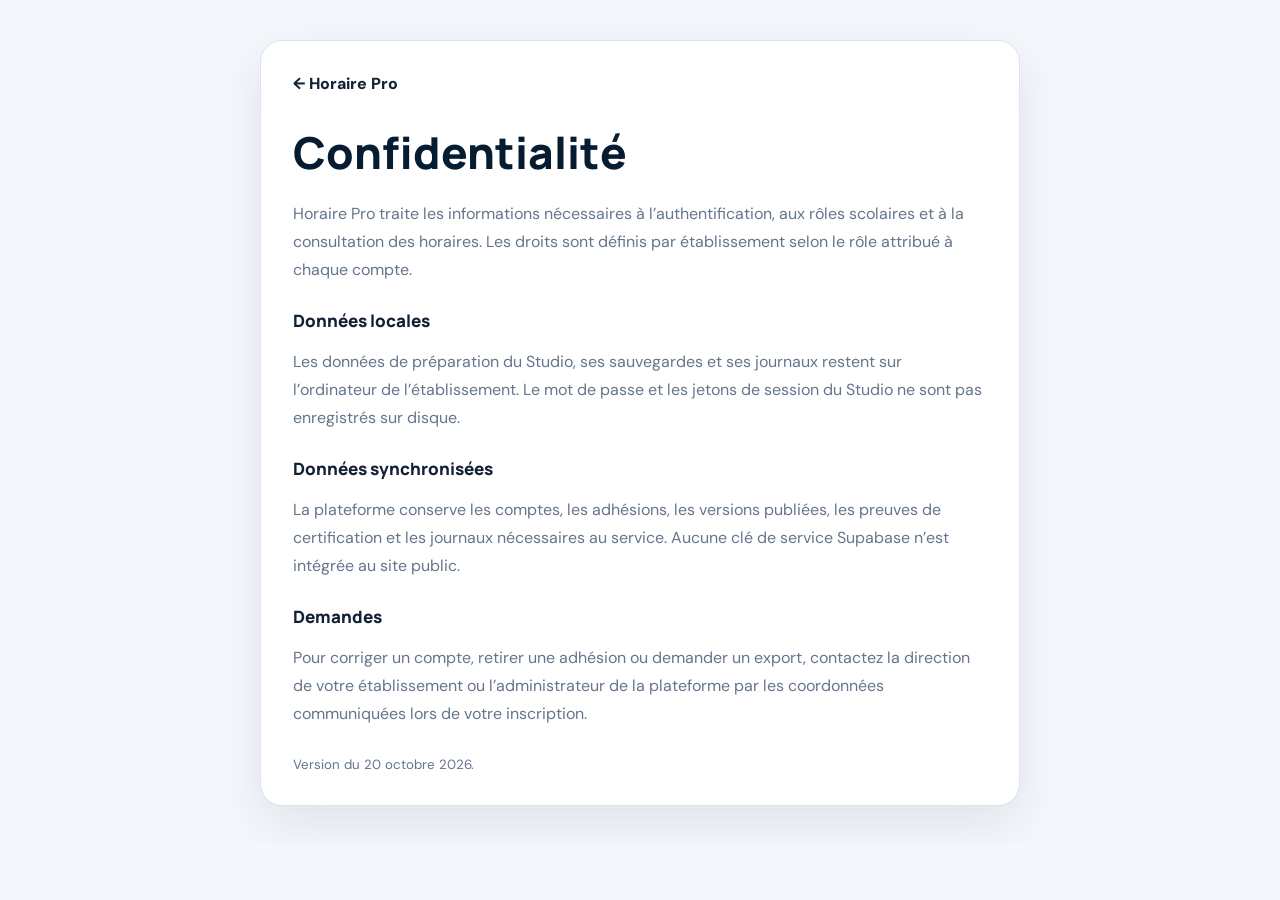
<file: confidentialite.html>
<!doctype html>
<html lang="fr">
<head>
  <meta charset="utf-8">
  <meta name="viewport" content="width=device-width,initial-scale=1">
  <title>Confidentialité · Horaire Pro</title>
  <link rel="stylesheet" href="assets/styles.css?v=27">
</head>
<body>
  <main class="legal-page">
    <a href="./">← Horaire Pro</a>
    <h1>Confidentialité</h1>
    <p>Horaire Pro traite les informations nécessaires à l’authentification, aux rôles scolaires et à la consultation des horaires. Les droits sont définis par établissement selon le rôle attribué à chaque compte.</p>
    <h2>Données locales</h2>
    <p>Les données de préparation du Studio, ses sauvegardes et ses journaux restent sur l’ordinateur de l’établissement. Le mot de passe et les jetons de session du Studio ne sont pas enregistrés sur disque.</p>
    <h2>Données synchronisées</h2>
    <p>La plateforme conserve les comptes, les adhésions, les versions publiées, les preuves de certification et les journaux nécessaires au service. Aucune clé de service Supabase n’est intégrée au site public.</p>
    <h2>Demandes</h2>
    <p>Pour corriger un compte, retirer une adhésion ou demander un export, contactez la direction de votre établissement ou l’administrateur de la plateforme par les coordonnées communiquées lors de votre inscription.</p>
    <small>Version du 20 octobre 2026.</small>
  </main>
</body>
</html>
</file>
<file: assets/styles.css>
@import url('https://fonts.googleapis.com/css2?family=DM+Sans:wght@400;500;600;700&family=Manrope:wght@600;700;800&display=swap');

:root {
  --navy-950: #061d31;
  --navy-900: #082b4c;
  --navy-800: #0b3c66;
  --navy-700: #135384;
  --blue-100: #e7f1fa;
  --gold: #d4a84f;
  --gold-soft: #f7ead0;
  --green: #15876e;
  --green-soft: #e1f5ef;
  --ink: #122033;
  --muted: #65758b;
  --line: #dbe3ec;
  --surface: #ffffff;
  --canvas: #f4f7fb;
  --soft: #f8fafc;
  --shadow: 0 18px 50px rgba(8, 43, 76, .09);
  --shadow-sm: 0 8px 25px rgba(8, 43, 76, .07);
  --radius: 20px;
  --sidebar: 276px;
}

* { box-sizing: border-box; }
html { scroll-behavior: smooth; max-width: 100%; overflow-x: hidden; overscroll-behavior: none; }
body {
  margin: 0;
  background: var(--canvas);
  color: var(--ink);
  font-family: "DM Sans", system-ui, sans-serif;
  -webkit-font-smoothing: antialiased;
  max-width: 100%; overflow-x: hidden; overscroll-behavior-y: none;
}
.app-shell,.main-content,.content-wrap{overscroll-behavior-y:none}
button, input, select { font: inherit; }
button, a, select { -webkit-tap-highlight-color: transparent; }
a { color: inherit; text-decoration: none; }

.app-shell { min-height: 100vh; }
.sidebar {
  position: fixed;
  inset: 0 auto 0 0;
  width: var(--sidebar);
  display: flex;
  flex-direction: column;
  z-index: 50;
  padding: 28px 20px 20px;
  background:
    radial-gradient(circle at 20% 85%, rgba(212, 168, 79, .12), transparent 28%),
    linear-gradient(165deg, var(--navy-800), var(--navy-950) 75%);
  color: #fff;
  box-shadow: 10px 0 40px rgba(3, 25, 44, .12);
}
.brand { display: flex; align-items: center; gap: 13px; padding: 0 9px 26px; }
.brand-mark {
  width: 48px; height: 48px; border-radius: 15px;
  display: grid; place-items: center;
  background: linear-gradient(135deg, #f2ca78, var(--gold));
  color: var(--navy-950); font-family: Manrope, sans-serif; font-size: 14px; font-weight: 800;
  box-shadow: 0 9px 25px rgba(212, 168, 79, .24);
}
.brand strong { display: block; font: 800 17px Manrope, sans-serif; letter-spacing: -.3px; }
.brand small { color: #b9ccdc; display: block; margin-top: 4px; font-size: 11px; }
.main-nav { display: grid; gap: 6px; }
.main-nav a {
  display: flex; gap: 13px; align-items: center; padding: 13px 14px; border-radius: 12px;
  color: #c7d6e3; font-size: 14px; font-weight: 600; transition: .2s ease;
}
.main-nav a span { width: 22px; text-align: center; font-size: 19px; }
.main-nav a:hover { color: #fff; background: rgba(255,255,255,.07); transform: translateX(2px); }
.main-nav a.active { color: #fff; background: rgba(255,255,255,.12); box-shadow: inset 3px 0 var(--gold); }
.sidebar-card {
  margin-top: auto; padding: 17px; border: 1px solid rgba(255,255,255,.12); border-radius: 16px;
  background: rgba(255,255,255,.06); backdrop-filter: blur(8px);
}
.sidebar-card strong { display: block; margin: 7px 0 11px; font-size: 11px; overflow-wrap: anywhere; }
.status-line { display: flex; align-items: center; gap: 7px; color: #cfe7dc; font-size: 11px; }
.status-line i, .hero-kicker i, .live-pill i { width: 7px; height: 7px; background: #48d7a9; border-radius: 50%; box-shadow: 0 0 0 4px rgba(72,215,169,.13); }
.sidebar-footer { padding: 16px 8px 0; display: grid; gap: 14px; color: #8ca6bb; }
.sidebar-footer small { font-size: 10px; }
.theme-button { border: 0; background: transparent; color: #c7d6e3; text-align: left; padding: 0; cursor: pointer; }

.main-content { margin-left: var(--sidebar); min-height: 100vh; min-width: 0; }
.topbar {
  height: 92px; padding: 0 34px; display: flex; align-items: center; gap: 24px;
  position: sticky; top: 0; z-index: 40; background: rgba(244,247,251,.88); backdrop-filter: blur(14px);
  border-bottom: 1px solid rgba(219,227,236,.8);
}
.menu-button { display: none; border: 0; background: transparent; font-size: 24px; color: var(--navy-900); }
.topbar-title { min-width: 215px; }
.eyebrow { color: var(--navy-700); font-size: 10px; font-weight: 800; letter-spacing: 1.3px; text-transform: uppercase; }
.topbar h1 { margin: 3px 0 0; font: 800 21px Manrope, sans-serif; letter-spacing: -.5px; }
.topbar-actions { margin-left: auto; display: flex; gap: 13px; align-items: center; }
.global-search { position: relative; width: min(380px, 33vw); }
.global-search > span { position: absolute; left: 15px; top: 10px; font-size: 21px; color: #77889c; }
.global-search input {
  width: 100%; border: 1px solid var(--line); border-radius: 13px; background: #fff;
  padding: 12px 14px 12px 43px; outline: none; color: var(--ink); box-shadow: 0 4px 14px rgba(8,43,76,.03);
}
.global-search input:focus { border-color: var(--navy-700); box-shadow: 0 0 0 3px rgba(19,83,132,.1); }
.search-results {
  position: absolute; inset: 51px 0 auto; max-height: 360px; overflow: auto; padding: 8px;
  border: 1px solid var(--line); border-radius: 14px; background: #fff; box-shadow: var(--shadow); z-index: 90;
}
.search-result { display: flex; align-items: center; gap: 11px; padding: 10px; border-radius: 9px; cursor: pointer; }
.search-result:hover { background: var(--blue-100); }
.search-result span:first-child { display: grid; place-items: center; width: 34px; height: 34px; border-radius: 9px; background: var(--blue-100); color: var(--navy-700); font-weight: 800; }
.search-result strong { display: block; font-size: 13px; }
.search-result small { color: var(--muted); }
.date-chip { padding: 9px 14px; border-left: 1px solid var(--line); min-width: 112px; }
.date-chip span, .date-chip strong { display: block; }
.date-chip span { color: var(--muted); font-size: 10px; }
.date-chip strong { margin-top: 2px; color: var(--navy-900); }

.content-wrap { padding: 30px 34px 50px; max-width: 1600px; margin: 0 auto; }
.view { display: none; animation: enter .35s ease; }
.view.active { display: block; }
@keyframes enter { from { opacity: 0; transform: translateY(8px); } to { opacity: 1; transform: none; } }

.hero-card {
  min-height: 302px; position: relative; overflow: hidden; display: flex; align-items: center;
  padding: 43px 52px; border-radius: 26px; color: #fff;
  background:
    linear-gradient(90deg, rgba(5,33,56,.98), rgba(9,65,106,.94)),
    var(--navy-900);
  box-shadow: 0 25px 60px rgba(8,43,76,.18);
}
.hero-card::after { content: ""; position: absolute; inset: 0; opacity: .13; background-image: linear-gradient(rgba(255,255,255,.2) 1px, transparent 1px), linear-gradient(90deg, rgba(255,255,255,.2) 1px, transparent 1px); background-size: 38px 38px; mask-image: linear-gradient(90deg, transparent 30%, #000); }
.hero-copy { position: relative; z-index: 2; max-width: 650px; }
.hero-kicker { display: flex; align-items: center; gap: 9px; color: #d5e7f4; font-size: 12px; font-weight: 700; }
.hero-copy h2 { margin: 18px 0 12px; font: 800 clamp(30px,4vw,48px)/1.08 Manrope, sans-serif; letter-spacing: -1.7px; }
.hero-copy h2 em { color: #f0c96f; font-style: normal; }
.hero-copy p { max-width: 585px; color: #c5d6e3; line-height: 1.65; font-size: 15px; }
.topbar-school-switcher{margin-left:auto;display:grid;grid-template-columns:auto minmax(112px,190px);align-items:center;gap:8px;padding:7px 9px 7px 11px;border:1px solid var(--line);border-radius:12px;background:var(--surface);box-shadow:0 4px 14px rgba(8,43,76,.04)}
.topbar-school-switcher[hidden]{display:none}.topbar-school-switcher span{color:var(--muted);font-size:8px;font-weight:800;letter-spacing:.6px;text-transform:uppercase}.topbar-school-switcher select{min-width:0;width:100%;border:0;outline:0;color:var(--navy-900);background:transparent;font:800 10px Manrope,sans-serif;cursor:pointer}.topbar-school-switcher+.topbar-actions{margin-left:0}.school-switching .main-content{cursor:progress}.school-switching .topbar-school-switcher,.school-switching .school-switcher{opacity:.68}
body.dark .topbar-school-switcher{background:var(--surface)}
@media(max-width:760px){.topbar-school-switcher{margin-left:auto;grid-template-columns:1fr;width:min(132px,38vw);padding:8px 9px}.topbar-school-switcher span{display:none}.topbar-school-switcher select{font-size:9px;text-overflow:ellipsis}.topbar-school-switcher+.topbar-actions{margin-left:0}}
.hero-actions { display: flex; gap: 11px; margin-top: 25px; }
.primary-button, .secondary-button {
  border: 0; border-radius: 12px; padding: 12px 18px; font-weight: 700; cursor: pointer; transition: .2s ease;
}
.primary-button { color: var(--navy-950); background: linear-gradient(135deg, #f0cc7c, var(--gold)); box-shadow: 0 8px 24px rgba(212,168,79,.22); }
.primary-button:hover { transform: translateY(-2px); box-shadow: 0 11px 30px rgba(212,168,79,.28); }
.secondary-button { color: #fff; border: 1px solid rgba(255,255,255,.25); background: rgba(255,255,255,.08); }
.hero-orbit { position: absolute; right: 9%; width: 230px; height: 230px; z-index: 1; }
.orbit-ring { position: absolute; inset: 0; border: 1px solid rgba(255,255,255,.18); border-radius: 50%; }
.ring-two { inset: 25px; border-color: rgba(240,201,111,.28); }
.hero-badge { position: absolute; inset: 55px; border-radius: 50%; display: grid; place-content: center; text-align: center; background: rgba(255,255,255,.09); border: 1px solid rgba(255,255,255,.18); backdrop-filter: blur(10px); box-shadow: inset 0 0 35px rgba(255,255,255,.06); }
.hero-badge span, .hero-badge strong { font: 800 20px Manrope, sans-serif; line-height: 1; }
.hero-badge strong { color: #f0c96f; font-size: 27px; }
.hero-badge small { color: #c5d6e3; font-size: 9px; margin-top: 7px; }

.stats-grid { display: grid; grid-template-columns: repeat(4,1fr); gap: 16px; margin: 22px 0; }
.stat-card { padding: 19px 21px; background: var(--surface); border: 1px solid var(--line); border-radius: var(--radius); box-shadow: var(--shadow-sm); display: flex; align-items: center; gap: 15px; }
.stat-icon { width: 46px; height: 46px; display: grid; place-items: center; border-radius: 13px; color: var(--navy-800); background: var(--blue-100); font-size: 20px; }
.stat-card:nth-child(3) .stat-icon { background: var(--green-soft); color: var(--green); }
.stat-card:nth-child(4) .stat-icon { background: var(--gold-soft); color: #9a6e18; }
.stat-card strong { display: block; font: 800 24px Manrope, sans-serif; letter-spacing: -.7px; }
.stat-card small { color: var(--muted); font-size: 11px; }

.dashboard-grid { display: grid; grid-template-columns: 1.65fr 1fr; gap: 18px; }
.dashboard-module-card{margin:0 0 18px;padding:20px;border:1px solid var(--line);border-radius:20px;background:linear-gradient(145deg,var(--surface),color-mix(in srgb,var(--blue-100) 28%,var(--surface)));box-shadow:var(--shadow-sm)}.dashboard-module-head{display:flex;align-items:flex-start;justify-content:space-between;gap:18px}.dashboard-module-head h3{margin:4px 0 2px;font:800 19px Manrope,sans-serif}.dashboard-module-head p{margin:0;color:var(--muted);font-size:10px}.dashboard-module-icon{width:44px;height:44px;display:grid;place-items:center;flex:0 0 auto;border-radius:14px;color:#fff;background:linear-gradient(145deg,var(--navy-700),#0b7b83);box-shadow:0 9px 22px rgba(12,77,103,.2);font-size:18px}.dashboard-module-content{margin-top:16px}.dashboard-module-loading,.dashboard-module-empty{padding:18px;border:1px dashed var(--line);border-radius:13px;color:var(--muted);background:var(--surface);font-size:10px;text-align:center}.dashboard-module-card>footer{display:flex;align-items:center;justify-content:space-between;gap:14px;margin-top:16px;padding-top:14px;border-top:1px solid var(--line)}.dashboard-module-card>footer>span{color:var(--muted);font-size:9px}.dashboard-module-card>footer .primary-button{width:auto;margin:0;padding:10px 14px}.dashboard-module-kpis{display:grid;grid-template-columns:repeat(4,minmax(0,1fr));gap:9px}.dashboard-module-kpis>div{padding:13px 14px;border:1px solid var(--line);border-radius:13px;background:var(--surface)}.dashboard-module-kpis strong,.dashboard-module-kpis small{display:block}.dashboard-module-kpis strong{font:800 20px Manrope,sans-serif}.dashboard-module-kpis small{margin-top:2px;color:var(--muted);font-size:8px;font-weight:800;text-transform:uppercase}.dashboard-module-kpis .warn strong{color:#a76318}.dashboard-intendance-grid{display:grid;grid-template-columns:1fr 1fr;gap:12px;margin-top:12px}.dashboard-intendance-grid>section{padding:13px;border:1px solid var(--line);border-radius:14px;background:var(--surface)}.dashboard-intendance-grid h4{margin:0 0 9px;font:800 11px Manrope,sans-serif}.dashboard-stock-row,.dashboard-movement-row{display:flex;align-items:center;justify-content:space-between;gap:10px;padding:8px 0;border-top:1px solid var(--line)}.dashboard-stock-row strong,.dashboard-stock-row small,.dashboard-movement-row strong,.dashboard-movement-row small{display:block}.dashboard-stock-row strong,.dashboard-movement-row strong{font-size:9px}.dashboard-stock-row small,.dashboard-movement-row small{margin-top:2px;color:var(--muted);font-size:7px}.dashboard-stock-row b{font-size:9px;text-align:right}.dashboard-movement-row{justify-content:flex-start}.dashboard-movement-row>span{width:29px;height:29px;display:grid;place-items:center;border-radius:9px;color:var(--green);background:var(--green-soft);font-weight:900}.dashboard-hr-card{background:radial-gradient(circle at 92% 0,rgba(212,168,79,.15),transparent 30%),linear-gradient(145deg,var(--surface),color-mix(in srgb,var(--blue-100) 25%,var(--surface)))}.hr-service-list{display:grid;grid-template-columns:1fr 1fr;gap:8px;margin-top:12px}.hr-service-list article{display:grid;grid-template-columns:36px minmax(0,1fr) auto;align-items:center;gap:9px;padding:10px;border:1px solid var(--line);border-radius:12px;background:var(--surface)}.hr-service-list article>span{width:36px;height:36px;display:grid;place-items:center;border-radius:10px;color:#fff;background:var(--navy-700);font-size:9px;font-weight:900}.hr-service-list strong,.hr-service-list small{display:block;overflow:hidden;text-overflow:ellipsis;white-space:nowrap}.hr-service-list strong{font-size:9px}.hr-service-list small{margin-top:3px;color:var(--muted);font-size:7px}.hr-service-list em{padding:5px 7px;border-radius:20px;color:#2a735f;background:var(--green-soft);font-size:7px;font-style:normal;font-weight:900}.hr-service-list em.termine{color:var(--muted);background:var(--soft)}.hr-service-list em.a-venir{color:#936718;background:var(--gold-soft)}
.panel { background: var(--surface); border: 1px solid var(--line); border-radius: var(--radius); box-shadow: var(--shadow-sm); padding: 24px; }
.panel-heading { display: flex; align-items: flex-start; justify-content: space-between; gap: 20px; margin-bottom: 21px; }
.panel-heading h3 { margin: 4px 0 0; font: 800 18px Manrope, sans-serif; }
.live-pill { display: flex; align-items: center; gap: 8px; color: var(--green); background: var(--green-soft); border-radius: 30px; padding: 7px 11px; font-size: 10px; font-weight: 800; }
.live-row { display: grid; grid-template-columns: 95px 1fr auto; gap: 16px; align-items: center; padding: 15px; border-radius: 14px; background: var(--soft); border: 1px solid #edf1f5; }
.live-row + .live-row { margin-top: 10px; }
.live-time { color: var(--navy-700); font-weight: 800; font-size: 12px; }
.live-row strong { display: block; font-size: 13px; }
.live-row small { color: var(--muted); }
.live-count { border-radius: 10px; background: var(--blue-100); color: var(--navy-700); padding: 7px 10px; font-size: 10px; font-weight: 800; }
.empty-state { padding: 28px; text-align: center; color: var(--muted); border: 1px dashed var(--line); border-radius: 14px; }
.segmented { display: grid; grid-template-columns: 1fr 1fr; padding: 4px; background: var(--soft); border-radius: 11px; margin-bottom: 20px; }
.segmented button { border: 0; background: transparent; color: var(--muted); padding: 9px; border-radius: 8px; cursor: pointer; font-weight: 700; }
.segmented button.active { color: var(--navy-900); background: #fff; box-shadow: 0 3px 12px rgba(8,43,76,.08); }
.select-label, .entity-picker label { display: block; color: var(--muted); font-size: 10px; font-weight: 800; text-transform: uppercase; letter-spacing: 1px; margin: 0 0 7px 3px; }
select { width: 100%; padding: 12px 38px 12px 13px; border: 1px solid var(--line); border-radius: 11px; background: var(--surface); color: var(--ink); outline: 0; }
select:focus { border-color: var(--navy-700); }
.wide { width: 100%; margin-top: 12px; display: flex; justify-content: center; gap: 12px; }
.week-preview { margin-top: 18px; }
.muted { color: var(--muted); font-size: 12px; }
.day-strip { display: grid; grid-template-columns: repeat(6,1fr); gap: 10px; }
.day-pill { padding: 14px 10px; text-align: center; border: 1px solid var(--line); border-radius: 13px; background: var(--soft); }
.day-pill strong, .day-pill span { display: block; }
.day-pill strong { margin: 5px 0; font: 800 18px Manrope, sans-serif; }
.day-pill span { color: var(--muted); font-size: 10px; }
.day-pill small{display:block;min-height:13px;margin-top:6px;color:var(--navy-700);font-size:8px;font-weight:800;line-height:1.4}
.day-pill.today { border-color: var(--gold); background: var(--gold-soft); color: var(--navy-900); }

.section-intro { display: flex; align-items: flex-end; justify-content: space-between; gap: 28px; margin-bottom: 22px; min-width: 0; }
.section-intro > * { min-width: 0; }
.section-intro h2 { margin: 5px 0 7px; font: 800 30px Manrope, sans-serif; letter-spacing: -1px; }
.section-intro p { margin: 0; color: var(--muted); }
.entity-picker { width: min(360px, 100%); padding: 13px; background: var(--surface); border: 1px solid var(--line); border-radius: 15px; box-shadow: var(--shadow-sm); }
.summary-row { display: grid; grid-template-columns: repeat(3, minmax(0,1fr)); gap: 12px; margin-bottom: 15px; }
#teacher-summary{grid-template-columns:repeat(4,minmax(0,1fr))}
.summary-card { padding: 16px 18px; border: 1px solid var(--line); border-radius: 15px; background: var(--surface); }
.summary-card small { display: block; color: var(--muted); font-size: 10px; text-transform: uppercase; letter-spacing: .9px; }
.summary-card strong { display: block; margin-top: 4px; color: var(--navy-900); font: 800 17px Manrope, sans-serif; }
.schedule-host { min-width: 0; max-width: 100%; border: 1px solid #cfdae2; border-radius: 20px; background: var(--surface); box-shadow: 0 16px 46px rgba(6,43,66,.09); overflow: hidden; }
.schedule-scroll { overflow-x: auto; }
.schedule-table { width: 100%; min-width: 980px; border-collapse: separate; border-spacing: 0; table-layout: fixed; }
.schedule-table th { position: sticky; top: 0; z-index: 2; background: linear-gradient(135deg,var(--navy-950),var(--navy-800)); color: #fff; padding: 15px 10px; font:800 10px Manrope,sans-serif;letter-spacing:.45px;text-align:center;text-transform:uppercase; }
.schedule-table th:first-child { width: 102px; }
.schedule-table td { height: 87px; padding: 7px; border-right: 1px solid var(--line); border-bottom: 1px solid var(--line); vertical-align: top; }
.schedule-table tr:last-child td { border-bottom: 0; }
.schedule-table td:last-child, .schedule-table th:last-child { border-right: 0; }
.period-cell { position:sticky;left:0;z-index:1;background:#f3f7f9; color: var(--navy-900);text-align:center;box-shadow:5px 0 12px rgba(8,43,76,.035) }
.period-cell strong { display: block; font: 800 13px Manrope, sans-serif; }
.period-cell small { display: block; margin-top: 4px; color: var(--muted); font-size: 9px; line-height: 1.35; }
.lesson { height: 100%; min-height: 73px; padding: 10px; border-left: 3px solid var(--navy-700); border-radius: 9px; background: var(--blue-100); }
.lesson + .lesson { margin-top: 6px; }
.lesson-stack{height:100%}.lesson-stack.has-overlap{height:auto;display:grid;gap:7px}.lesson-stack.has-overlap .lesson{height:auto;min-height:66px;margin-top:0;border-left-width:4px;box-shadow:0 4px 13px rgba(6,43,66,.08)}.overlap-cell{background:linear-gradient(135deg,rgba(227,245,249,.6),transparent)}.overlap-label{display:flex;align-items:center;justify-content:center;min-height:22px;padding:4px 7px;border-radius:7px;color:#fff;background:#a85d24;font-size:7px;font-weight:900;letter-spacing:.35px;text-align:center;text-transform:uppercase}.mobile-agenda-item.has-overlap{padding-bottom:16px}.mobile-agenda-lesson>.overlap-label{margin-bottom:7px}.mobile-agenda-lesson>.lesson+.lesson{margin-top:7px}
.lesson strong { display: block; font-size: 12px; line-height: 1.3; }
.lesson span { display: block; margin-top: 6px; color: var(--muted); font-size: 10px; line-height: 1.3; }
.lesson.is-live { border-color: var(--gold); background: var(--gold-soft); box-shadow: inset 0 0 0 1px rgba(212,168,79,.28); }
.free-slot { display: grid; place-items: center; min-height: 73px; color: #778a97; background: repeating-linear-gradient(135deg,#f7f9fa,#f7f9fa 7px,#f2f5f7 7px,#f2f5f7 14px); border:1px dashed #d9e1e6;border-radius: 9px; font-size: 9px; font-weight: 850; letter-spacing: .7px; }
.free-slot.messe { background: var(--green-soft); color: var(--green); }
.free-slot.pedagogical{padding:8px;color:#785715;background:linear-gradient(135deg,#fff8e8,#f8ecd0);border-color:#e4c875;text-align:center;line-height:1.35;letter-spacing:.3px}
.recess-row td{height:auto!important;padding:0!important;border-right:0!important;background:#e9f2f4!important}.recess-bar{display:flex;align-items:center;justify-content:center;gap:12px;min-height:34px;color:#24586a;background:linear-gradient(90deg,#edf5f6,#dbeaed,#edf5f6);font:800 9px Manrope,sans-serif;letter-spacing:1.4px;text-transform:uppercase}.recess-bar span{width:23px;height:1px;background:#8bb3bd}.recess-bar small{color:#587985;font-size:8px;letter-spacing:.3px;text-transform:none}
.schedule-mobile { display: none; padding: 13px; }
.mobile-day { border: 1px solid var(--line); border-radius: 14px; overflow: hidden; margin-bottom: 12px; }
.mobile-day h4 { margin: 0; padding: 12px 14px; background: var(--navy-900); color: #fff; }
.mobile-period { display: grid; grid-template-columns: 70px 1fr; gap: 10px; padding: 10px; border-bottom: 1px solid var(--line); }
.mobile-period:last-child { border-bottom: 0; }
.mobile-period > strong { color: var(--navy-700); font-size: 11px; }
.notice { margin-top: 14px; padding: 15px 17px; border: 1px solid #efcf8c; border-radius: 13px; background: #fff8e9; color: #75530d; font-size: 12px; }

.certification-badge { display: flex; align-items: center; gap: 12px; border: 1px solid #b9e5d7; background: var(--green-soft); padding: 12px 15px; border-radius: 15px; color: var(--green); }
.certification-badge > span { width: 31px; height: 31px; display: grid; place-items: center; color: #fff; background: var(--green); border-radius: 50%; font-weight: 800; }
.certification-badge strong, .certification-badge small { display: block; }
.certification-badge small { margin-top: 2px; font-size: 9px; }
.documents-grid { display: grid; grid-template-columns: repeat(2,1fr); gap: 16px; }
.document-card { padding: 23px; display: grid; grid-template-columns: auto 1fr auto; gap: 16px; align-items: center; background: var(--surface); border: 1px solid var(--line); border-radius: var(--radius); box-shadow: var(--shadow-sm); transition: .2s ease; }
.document-card:hover { transform: translateY(-3px); box-shadow: var(--shadow); border-color: #bdcad8; }
.document-icon { width: 48px; height: 56px; display: grid; place-items: center; border-radius: 10px; background: #fff0ee; color: #b7382d; font-weight: 800; font-size: 11px; }
.document-card h3 { margin: 0 0 7px; font: 800 15px Manrope, sans-serif; text-transform: capitalize; }
.document-meta { display: flex; gap: 10px; color: var(--muted); font-size: 10px; }
.download-button { width: 38px; height: 38px; display: grid; place-items: center; border-radius: 10px; color: #fff; background: var(--navy-800); font-size: 18px; }
.integrity-panel { margin-top: 18px; display: flex; justify-content: space-between; gap: 40px; align-items: center; }
.integrity-panel h3 { margin: 5px 0 8px; }
.integrity-panel p { margin: 0; color: var(--muted); }
.integrity-list { min-width: 320px; display: grid; grid-template-columns: 1fr 1fr; gap: 8px; }
.integrity-item { padding: 9px 12px; border-radius: 9px; background: var(--green-soft); color: var(--green); font-size: 10px; font-weight: 800; }
.toast { position: fixed; left: 50%; bottom: 25px; transform: translate(-50%,30px); z-index: 100; padding: 11px 16px; border-radius: 10px; background: var(--navy-950); color: #fff; opacity: 0; pointer-events: none; transition: .25s ease; box-shadow: var(--shadow); font-size: 12px; }
.toast.show { opacity: 1; transform: translate(-50%,0); }

body.dark { --ink:#e6eef7; --muted:#9caec1; --line:#263c50; --surface:#10293e; --canvas:#091d2e; --soft:#0d2336; --blue-100:#173c59; --green-soft:#123d39; --gold-soft:#443821; }
body.dark .topbar { background: rgba(9,29,46,.9); }
body.dark .global-search input, body.dark select, body.dark .search-results { background: #10293e; color: var(--ink); }
body.dark .schedule-table th, body.dark .mobile-day h4 { background: #061d31; }

@media (max-width: 1180px) {
  :root { --sidebar: 235px; }
  .sidebar { padding-inline: 15px; }
  .hero-orbit { right: 4%; opacity: .65; }
  .stats-grid { grid-template-columns: repeat(2,1fr); }
  .documents-grid { grid-template-columns: 1fr; }
}
@media (max-width: 900px) {
  .sidebar { transform: translateX(-102%); transition: transform .25s ease; width: 280px; }
  .sidebar.open { transform: none; }
  .main-content { margin-left: 0; }
  .menu-button { display: block; }
  .topbar { padding: 0 19px; }
  .content-wrap { padding: 22px 19px 45px; }
  .dashboard-grid { grid-template-columns: 1fr; }
  .global-search { width: min(320px,42vw); }
  .date-chip { display: none; }
  .hero-card { padding-inline: 32px; }
  .hero-orbit { display: none; }
  .section-intro { align-items: stretch; flex-direction: column; }
  .entity-picker { width: 100%; }
  .integrity-panel { align-items: flex-start; flex-direction: column; }
  .integrity-list { min-width: 0; width: 100%; }
}
@media (max-width: 640px) {
  .topbar { height: 76px; gap: 12px; }
  .topbar-title { min-width: 0; }
  .topbar-title .eyebrow { display: none; }
  .topbar h1 { font-size: 17px; white-space: nowrap; }
  .global-search { width: 45px; }
  .topbar-actions { display: none; }
  .global-search input { width: 45px; color: transparent; padding-inline: 0; cursor: pointer; }
  .global-search input:focus { position: fixed; z-index: 110; top: 12px; left: 12px; width: calc(100vw - 24px); height: 51px; color: var(--ink); padding-left: 43px; }
  .global-search:focus-within > span { position: fixed; z-index: 111; top: 23px; left: 27px; }
  .global-search:focus-within .search-results { position: fixed; z-index: 110; top: 68px; left: 12px; right: 12px; width: auto; }
  .content-wrap { padding: 15px 12px 35px; }
  .hero-card { min-height: 350px; padding: 30px 23px; align-items: flex-start; }
  .hero-copy h2 { font-size: 32px; }
  .hero-actions { flex-direction: column; }
  .hero-actions button { width: 100%; }
  .stats-grid { grid-template-columns: 1fr 1fr; gap: 10px; }
  .stat-card { padding: 14px; gap: 10px; }
  .stat-icon { width: 38px; height: 38px; }
  .stat-card strong { font-size: 19px; }
  .panel { padding: 18px; }
  .live-row { grid-template-columns: 72px 1fr; }
  .live-count { display: none; }
  .day-strip { grid-template-columns: repeat(3,1fr); }
  .section-intro h2 { font-size: 25px; }
  .summary-row, #teacher-summary { grid-template-columns: 1fr; gap: 8px; }
  .schedule-scroll { display: none; }
  .schedule-mobile { display: block; }
  .documents-grid { gap: 11px; }
  .document-card { grid-template-columns: auto 1fr auto; padding: 16px; gap: 11px; }
  .document-icon { width: 39px; height: 46px; }
  .integrity-list { grid-template-columns: 1fr; }
}

@media print {
  .sidebar, .topbar, .hero-card, .stats-grid, .dashboard-grid, .week-preview { display:none!important; }
  .main-content { margin:0; }
  .content-wrap { padding:0; }
  .view { display:none!important; }
  .view.active { display:block!important; }
  .schedule-host { box-shadow:none; }
}

/* Authentification et compte */
[hidden] { display: none !important; }
.auth-screen{position:relative;isolation:isolate;min-height:100vh;min-height:100dvh;display:grid;place-items:center;overflow:hidden;padding:clamp(74px,8vh,110px) 22px 42px;background:#061b2a url("login-campus-v1.webp") center/cover no-repeat}
.auth-screen::before{content:"";position:absolute;z-index:-1;inset:0;background:linear-gradient(135deg,rgba(3,20,34,.82),rgba(5,43,62,.56) 47%,rgba(2,20,34,.79)),radial-gradient(circle at 50% 38%,transparent,rgba(2,15,25,.33) 70%)}
.auth-atmosphere{position:absolute;z-index:-1;inset:0;background:linear-gradient(180deg,rgba(255,255,255,.04),transparent 26%,rgba(3,18,28,.24));pointer-events:none}
.auth-corner-brand{position:absolute;top:clamp(20px,4vh,38px);left:clamp(22px,4vw,58px);display:flex;align-items:center;gap:12px;color:#fff}.auth-corner-brand img{width:44px;height:44px;border-radius:13px;box-shadow:0 10px 28px rgba(0,0,0,.24)}.auth-corner-brand strong,.auth-corner-brand small{display:block}.auth-corner-brand strong{font:800 15px Manrope,sans-serif;letter-spacing:-.2px}.auth-corner-brand small{margin-top:3px;color:#d5e4eb;font-size:9px;letter-spacing:.4px}
.login-card{width:min(390px,calc(100vw - 28px));padding:32px 34px 27px;border:1px solid rgba(255,255,255,.52);border-radius:24px;background:rgba(255,255,255,.94);box-shadow:0 32px 90px rgba(0,18,30,.38);backdrop-filter:blur(22px) saturate(135%);animation:login-enter .5s cubic-bezier(.2,.8,.2,1)}
@keyframes login-enter{from{opacity:0;transform:translateY(14px) scale(.985)}to{opacity:1;transform:none}}
.login-brand-lockup{display:flex;align-items:center;gap:11px;margin-bottom:24px}.login-brand-lockup img{width:42px;height:42px;border-radius:12px}.login-brand-lockup strong,.login-brand-lockup small{display:block}.login-brand-lockup strong{color:var(--navy-950);font:800 13px Manrope,sans-serif}.login-brand-lockup small{margin-top:2px;color:var(--muted);font-size:8px}
.login-card h2{margin:8px 0 8px;color:var(--navy-950);font:800 27px/1.12 Manrope,sans-serif;letter-spacing:-.8px}
.login-card>p{margin:0 0 22px;color:#5e7281;font-size:11px;line-height:1.6}
.login-card label { display:block; margin:17px 0 7px; color:var(--navy-900); font-size:11px; font-weight:800; letter-spacing:.35px; }
.login-card input{width:100%;height:48px;padding:0 14px;border:1px solid #cbd7de;border-radius:12px;color:#102c3e;background:rgba(255,255,255,.88);font:600 13px Inter,sans-serif;outline:none;transition:.18s ease}
.login-card input:focus { border-color:var(--navy-700); box-shadow:0 0 0 3px rgba(10,66,104,.1); }
.password-field { position:relative; }
.password-field input { padding-right:65px; }
.password-field button { position:absolute; right:8px; top:8px; height:36px; padding:0 10px; border:0; color:var(--navy-700); background:var(--soft); border-radius:8px; font-size:11px; font-weight:800; cursor:pointer; }
.page-scroll-toggle{position:fixed;z-index:44;left:50%;bottom:22px;width:44px;height:44px;display:grid;place-items:center;border:1px solid rgba(255,255,255,.52);border-radius:50%;color:#fff;background:linear-gradient(145deg,var(--navy-700),#0c6d78);box-shadow:0 12px 34px rgba(5,42,65,.28);opacity:0;pointer-events:none;transform:translate(-50%,12px) scale(.9);transition:opacity .22s ease,transform .22s ease;backdrop-filter:blur(12px)}.page-scroll-toggle[hidden]{display:none}.page-scroll-toggle.visible{opacity:.96;pointer-events:auto;transform:translate(-50%,0) scale(1)}.page-scroll-toggle span{font-size:20px;line-height:1;transition:transform .2s ease}.page-scroll-toggle[data-direction="up"] span{transform:translateY(-1px)}
.login-button{height:48px;margin-top:22px;border-radius:12px;font-size:12px}
.login-status { min-height:20px; margin-top:13px; color:#b7382d; font-size:12px; text-align:center; }
.login-status.success { color:var(--green); }
.privacy-note { display:block; margin-top:12px; color:var(--muted); text-align:center; }
.account-card { display:grid; grid-template-columns:36px 1fr; gap:9px; align-items:center; padding:10px; border-radius:11px; background:rgba(255,255,255,.08); }
.account-avatar { width:36px; height:36px; display:grid; place-items:center; border-radius:10px; color:var(--navy-950); background:var(--gold); font-weight:900; }
.account-card strong,.account-card small { display:block; overflow:hidden; text-overflow:ellipsis; white-space:nowrap; }
.account-card strong { color:#fff; font-size:10px; }
.account-card small { margin-top:2px; color:#aebfce; font-size:8px; }
.logout-button { width:100%; margin:7px 0; padding:9px 11px; border:1px solid rgba(255,255,255,.14); border-radius:9px; color:#dae5ed; background:transparent; font-size:10px; font-weight:700; cursor:pointer; }
.logout-button:hover { background:rgba(255,255,255,.08); }

@media(max-width:620px){.auth-screen{align-items:end;padding:82px 14px max(22px,env(safe-area-inset-bottom));background-position:56% center}.auth-screen::before{background:linear-gradient(180deg,rgba(3,20,34,.48),rgba(3,22,35,.66) 42%,rgba(2,17,28,.92))}.auth-corner-brand{top:22px;left:20px}.login-card{padding:25px 22px 21px;border-radius:22px}.login-brand-lockup{margin-bottom:18px}.login-card h2{font-size:24px}.privacy-note{font-size:8px}}

/* CAT Smart V2 — Premium operations experience */
.main-nav { overflow-y: auto; min-height: 0; scrollbar-width: thin; scrollbar-color: rgba(255,255,255,.16) transparent; }
.main-nav a { position: relative; padding-block: 11px; }
.main-nav a span { font-size: 17px; }
.main-nav .nav-badge { margin-left: auto; min-width: 19px; height: 19px; display: grid; place-items: center; border-radius: 20px; color: var(--navy-950); background: var(--gold); font-size: 9px; }
.sidebar-card { margin-top: 12px; }
.sidebar-footer { gap: 8px; padding-top: 10px; }
.top-action,.notification-button { height: 42px; border: 1px solid var(--line); border-radius: 12px; color: var(--navy-800); background: var(--surface); box-shadow: 0 4px 14px rgba(8,43,76,.04); cursor: pointer; }
.top-action { padding: 0 13px; display: flex; align-items: center; gap: 7px; font-size: 11px; font-weight: 800; }
.top-action.ready { border-color: #d9b35e; box-shadow: 0 0 0 3px rgba(212,168,79,.12); }
.notification-button { position: relative; width: 42px; font-size: 17px; }
.notification-button b { position: absolute; top: -5px; right: -5px; min-width: 18px; height: 18px; display: grid; place-items: center; border-radius: 20px; color: #fff; background: #d94b42; border: 2px solid var(--canvas); font-size: 8px; }

.smart-focus { display: grid; grid-template-columns: 2fr 1fr; gap: 15px; margin: 22px 0 0; }
.focus-card { position: relative; overflow: hidden; display: flex; align-items: center; gap: 16px; min-height: 112px; padding: 21px 23px; border: 1px solid var(--line); border-radius: var(--radius); background: var(--surface); box-shadow: var(--shadow-sm); }
.focus-card.focus-main { color: #fff; border: 0; background: linear-gradient(125deg,#0c416c,#0f6887); box-shadow: 0 15px 35px rgba(8,43,76,.18); }
.focus-card.focus-main::after { content:""; position:absolute; width:190px; height:190px; right:-70px; top:-70px; border:1px solid rgba(255,255,255,.16); border-radius:50%; box-shadow:0 0 0 32px rgba(255,255,255,.04); }
.focus-icon,.focus-mini-icon { position: relative; z-index:1; flex:0 0 auto; width:52px; height:52px; display:grid; place-items:center; border-radius:16px; color:var(--navy-950); background:var(--gold); font-size:20px; font-weight:900; }
.focus-mini-icon { color:var(--navy-700); background:var(--blue-100); }
.focus-icon.pulse { animation: smartPulse 1.8s infinite; }
@keyframes smartPulse { 50% { box-shadow:0 0 0 10px rgba(212,168,79,.13); } }
.focus-card div { position:relative; z-index:1; min-width:0; }
.focus-card small { display:block; color:var(--muted); font-size:9px; font-weight:800; letter-spacing:1px; text-transform:uppercase; }
.focus-main small,.focus-main p { color:#c9dce9; }
.focus-card strong { display:block; margin:4px 0; font:800 18px Manrope,sans-serif; }
.focus-card p { margin:0; color:var(--muted); font-size:11px; }
.focus-card > button { position:relative; z-index:2; margin-left:auto; border:1px solid rgba(255,255,255,.22); border-radius:10px; padding:10px 13px; color:#fff; background:rgba(255,255,255,.08); font-size:10px; font-weight:800; cursor:pointer; }
.smart-alert-row { display:grid; grid-template-columns:repeat(2,1fr); gap:12px; margin-bottom:20px; }
.smart-alert-row button { display:grid; grid-template-columns:auto 1fr auto; align-items:center; gap:12px; padding:14px 16px; text-align:left; border:1px solid #ead49f; border-radius:14px; color:var(--ink); background:linear-gradient(135deg,#fffaf0,#fff); cursor:pointer; }
.smart-alert-row button > span { width:35px; height:35px; display:grid; place-items:center; border-radius:10px; color:#8a6114; background:var(--gold-soft); }
.smart-alert-row strong,.smart-alert-row small { display:block; }
.smart-alert-row small { margin-top:2px; color:var(--muted); }

.smart-badge,.security-chip,.period-badge { display:inline-flex; align-items:center; gap:7px; padding:9px 13px; border:1px solid #bce2d7; border-radius:30px; color:var(--green); background:var(--green-soft); font-size:10px; font-weight:800; }
.operations-layout { display:grid; grid-template-columns:1.7fr 1fr; gap:18px; }
.operations-grid { display:grid; grid-template-columns:repeat(2,minmax(0,1fr)); gap:10px; max-height:520px; overflow:auto; }
.operations-grid article { display:flex; gap:11px; align-items:center; padding:12px; border:1px solid var(--line); border-radius:13px; background:var(--soft); }
.operations-grid article > span { width:36px; height:36px; display:grid; place-items:center; border-radius:10px; color:var(--navy-700); background:var(--blue-100); font-weight:900; }
.operations-grid strong,.operations-grid small { display:block; }
.operations-grid strong { font-size:12px; }.operations-grid small { margin-top:3px; color:var(--muted); font-size:9px; }
.chip-cloud { display:flex; flex-wrap:wrap; gap:8px; max-height:520px; overflow:auto; }
.chip-cloud span { padding:8px 10px; border:1px solid var(--line); border-radius:10px; background:var(--soft); font-size:9px; font-weight:700; }
.timeline-panel { margin-top:18px; }
.operations-timeline { display:grid; grid-template-columns:repeat(7,1fr); gap:9px; }
.timeline-step { padding:12px 9px; border:1px solid var(--line); border-radius:12px; background:var(--soft); text-align:center; }
.timeline-step.active { border-color:#d3aa53; background:var(--gold-soft); transform:translateY(-3px); }
.timeline-step span,.timeline-step strong,.timeline-step small { display:block; }.timeline-step span{font-weight:900}.timeline-step small{color:var(--muted);font-size:8px}.timeline-step i{display:block;height:4px;margin:8px 0;border-radius:5px;background:linear-gradient(90deg,var(--navy-700) var(--fill),var(--line) var(--fill));}

.changes-layout { display:grid; grid-template-columns:minmax(420px,1.05fr) 1fr; gap:18px; align-items:start; }
.smart-form label { display:block; margin:14px 0 0; color:var(--navy-900); font-size:10px; font-weight:800; }
.smart-form input,.smart-form select,.smart-form textarea,.announcement-composer input,.announcement-composer select,.announcement-composer textarea,.account-toolbar input { width:100%; margin-top:6px; padding:12px 13px; border:1px solid var(--line); border-radius:11px; color:var(--ink); background:var(--surface); outline:none; font:500 12px "DM Sans",sans-serif; }
.smart-form input:focus,.smart-form select:focus,.smart-form textarea:focus,.announcement-composer input:focus,.announcement-composer select:focus,.announcement-composer textarea:focus { border-color:var(--navy-700); box-shadow:0 0 0 3px rgba(19,83,132,.09); }
.form-grid { display:grid; grid-template-columns:repeat(2,1fr); gap:0 12px; }.form-grid.three{grid-template-columns:1.4fr .7fr .9fr;}
.form-actions { display:flex; justify-content:flex-end; gap:10px; margin-top:18px; }
.secondary-ink-button { padding:11px 15px; border:1px solid var(--line); border-radius:11px; color:var(--navy-800); background:var(--surface); font-size:11px; font-weight:800; cursor:pointer; }
.analysis-box { margin-top:15px; }
.analysis-success,.analysis-error { display:flex; gap:12px; padding:14px; border:1px solid #b9e5d7; border-radius:13px; color:var(--green); background:var(--green-soft); }
.analysis-error { color:#a43d34; border-color:#f0c2bd; background:#fff1ef; }
.analysis-success > span,.analysis-error > span { flex:0 0 auto; width:30px; height:30px; display:grid; place-items:center; border-radius:50%; color:#fff; background:currentColor; }
.analysis-success strong,.analysis-error strong { font-size:12px; }.analysis-success p,.analysis-error p{margin:3px 0 0;font-size:10px;}
.suggestions { margin-top:10px; }.suggestions small{display:block;margin-bottom:7px;color:var(--muted)}.suggestions button{margin:0 6px 6px 0;padding:7px 9px;border:1px solid var(--line);border-radius:8px;color:var(--navy-700);background:var(--surface);font-size:9px;cursor:pointer;}
.activity-list { display:grid; gap:9px; max-height:650px; overflow:auto; }
.activity-item { display:grid; grid-template-columns:auto 1fr auto auto; gap:11px; align-items:center; padding:12px; border:1px solid var(--line); border-radius:13px; background:var(--soft); }
.activity-icon { width:35px; height:35px; display:grid; place-items:center; border-radius:10px; color:var(--navy-700); background:var(--blue-100); font-weight:900; }
.activity-item strong,.activity-item p,.activity-item small{display:block}.activity-item strong{font-size:11px}.activity-item p{margin:2px 0;color:var(--muted);font-size:9px}.activity-item small{color:var(--muted);font-size:8px}.activity-item>button{border:0;background:transparent;color:#b83f35;font-size:18px;cursor:pointer}.status-tag{padding:5px 8px;border-radius:20px;color:var(--green);background:var(--green-soft);font-size:8px;font-weight:800;text-transform:uppercase}.activity-item.cancelled{opacity:.62;}

.announcement-composer { margin-bottom:18px; }
.announcement-grid { display:grid; grid-template-columns:repeat(2,1fr); gap:14px; }
.announcement-card { position:relative; padding:20px; border:1px solid var(--line); border-radius:var(--radius); background:var(--surface); box-shadow:var(--shadow-sm); }
.announcement-card.unread { border-color:#d7b45f; box-shadow:0 12px 34px rgba(212,168,79,.12); }
.announcement-card.urgent { border-left:4px solid #d94b42; }.announcement-card.important{border-left:4px solid var(--gold);}.announcement-card.info{border-left:4px solid var(--navy-700);}
.announcement-top { display:grid; grid-template-columns:auto 1fr auto; gap:11px; align-items:start; }.announcement-top>span{width:36px;height:36px;display:grid;place-items:center;border-radius:10px;color:var(--navy-700);background:var(--blue-100);font-weight:900}.announcement-top small{color:var(--muted);font-size:8px;text-transform:uppercase}.announcement-top h3{margin:3px 0;font:800 15px Manrope,sans-serif}.announcement-top i{padding:5px 8px;border-radius:20px;color:#8a6114;background:var(--gold-soft);font-size:8px;font-style:normal;font-weight:800}.announcement-card>p{color:var(--muted);font-size:12px;line-height:1.6}.announcement-footer{display:flex;justify-content:space-between;align-items:center;padding-top:12px;border-top:1px solid var(--line);color:var(--muted);font-size:9px}.announcement-footer button{border:0;color:var(--navy-700);background:transparent;font-weight:800;cursor:pointer}

.assistant-shell { max-width:950px; margin:0 auto; border:1px solid var(--line); border-radius:28px; overflow:hidden; background:var(--surface); box-shadow:0 24px 70px rgba(8,43,76,.13); }
.assistant-hero { padding:38px 40px 25px; text-align:center; color:#fff; background:radial-gradient(circle at 50% -30%,rgba(212,168,79,.42),transparent 40%),linear-gradient(135deg,var(--navy-950),#0c557c); }
.assistant-mark { width:54px;height:54px;display:grid;place-items:center;margin:0 auto 12px;border:1px solid rgba(255,255,255,.24);border-radius:17px;color:var(--gold);background:rgba(255,255,255,.08);font-size:24px}.assistant-hero .eyebrow{color:#c5d8e5}.assistant-hero h2{margin:8px 0;font:800 30px Manrope,sans-serif}.assistant-hero p{margin:0;color:#c4d5e1;font-size:12px}
.assistant-messages { height:360px; overflow:auto; padding:24px; background:linear-gradient(#f9fbfd,#fff); }.assistant-message{display:flex;gap:9px;align-items:flex-start;max-width:78%;margin-bottom:13px}.assistant-message.user{margin-left:auto;flex-direction:row-reverse}.assistant-message>span{flex:0 0 auto;width:31px;height:31px;display:grid;place-items:center;border-radius:9px;color:#fff;background:var(--navy-800);font-size:9px}.assistant-message p{margin:0;padding:11px 13px;border:1px solid var(--line);border-radius:4px 14px 14px;background:#fff;font-size:12px;line-height:1.55;white-space:normal}.assistant-message.user p{color:#fff;border:0;border-radius:14px 4px 14px 14px;background:var(--navy-700)}
.assistant-suggestions{display:flex;gap:7px;padding:0 24px 12px;overflow:auto}.assistant-suggestions button{white-space:nowrap;padding:7px 10px;border:1px solid var(--line);border-radius:20px;color:var(--navy-700);background:var(--surface);font-size:9px;cursor:pointer}.assistant-input{display:flex;gap:9px;padding:16px 20px;border-top:1px solid var(--line)}.assistant-input input{flex:1;padding:13px 15px;border:1px solid var(--line);border-radius:12px;outline:none}.assistant-input button{padding:0 18px;border:0;border-radius:12px;color:var(--navy-950);background:var(--gold);font-weight:800;cursor:pointer}

.analytics-grid { display:grid; grid-template-columns:1fr 1fr; gap:18px; }.bar-chart{display:grid;gap:10px;max-height:610px;overflow:auto}.bar-row{display:grid;grid-template-columns:145px 1fr 35px;gap:10px;align-items:center}.bar-row strong,.bar-row small{display:block;white-space:nowrap;overflow:hidden;text-overflow:ellipsis}.bar-row strong{font-size:9px}.bar-row small{color:var(--muted);font-size:8px}.bar-row i{height:8px;border-radius:8px;background:var(--soft);overflow:hidden}.bar-row i span{display:block;height:100%;border-radius:8px;background:linear-gradient(90deg,var(--navy-700),#1e8cab)}.bar-row b{text-align:right;font-size:10px}
.account-toolbar { display:flex;align-items:center;gap:15px;margin-bottom:15px}.account-toolbar input{max-width:390px;margin:0}.account-toolbar span{margin-left:auto;color:var(--muted);font-size:10px}.accounts-table{display:grid;gap:2px}.account-table-head,.account-table-row{display:grid;grid-template-columns:1.5fr 1fr .7fr .5fr .6fr;gap:12px;align-items:center;padding:11px 13px}.account-table-head{color:var(--muted);background:var(--soft);border-radius:9px;font-size:8px;text-transform:uppercase;letter-spacing:.7px}.account-table-row{border-bottom:1px solid var(--line);font-size:10px}.account-table-row>span:first-child{display:flex;align-items:center;gap:9px}.account-table-row i{width:30px;height:30px;display:grid;place-items:center;border-radius:9px;color:var(--navy-700);background:var(--blue-100);font-style:normal;font-weight:900}.account-table-row code{font-size:9px}.account-table-row b{padding:5px 7px;border-radius:20px;text-align:center;font-size:8px}.account-table-row b.active{color:var(--green);background:var(--green-soft)}.account-table-row b.suspended{color:#a43d34;background:#fff1ef}.account-table-row button{padding:7px 9px;border:1px solid var(--line);border-radius:8px;color:var(--navy-700);background:var(--surface);font-size:8px;cursor:pointer}.audit-panel{margin-top:18px}
.settings-grid{display:grid;grid-template-columns:.7fr 1.3fr;gap:18px}.profile-panel{text-align:center}.profile-large{width:78px;height:78px;display:grid;place-items:center;margin:0 auto 14px;border-radius:24px;color:var(--navy-950);background:linear-gradient(135deg,#f3d38f,var(--gold));font:900 28px Manrope,sans-serif}.profile-panel h3{margin:5px}.profile-panel p{color:var(--muted);font-size:11px}.profile-panel button{width:100%;margin-top:8px}.lesson.is-changed{border-color:var(--gold);background:var(--gold-soft)}.lesson strong i{float:right;padding:2px 5px;border-radius:5px;color:#8a6114;background:#fff;font-size:7px;font-style:normal;text-transform:uppercase}

body.dark .focus-card,body.dark .announcement-card,body.dark .assistant-shell,body.dark .assistant-message p,body.dark .top-action,body.dark .notification-button,body.dark .smart-form input,body.dark .smart-form select,body.dark .smart-form textarea,body.dark .announcement-composer input,body.dark .announcement-composer select,body.dark .announcement-composer textarea,body.dark .account-toolbar input{background:var(--surface);color:var(--ink)}
body.dark .assistant-messages{background:linear-gradient(#0d2336,#10293e)}body.dark .assistant-message.user p{background:var(--navy-700);color:#fff}

@media (max-width:1100px){.changes-layout,.operations-layout,.analytics-grid{grid-template-columns:1fr}.announcement-grid{grid-template-columns:1fr}.operations-grid{grid-template-columns:repeat(2,1fr)}}
@media (max-width:900px){.main-nav{overflow:visible}.sidebar{overflow-y:auto}.smart-focus{grid-template-columns:1fr}.top-action span{display:none}.settings-grid{grid-template-columns:1fr}.accounts-table{overflow-x:auto}.account-table-head,.account-table-row{min-width:760px}}
@media (max-width:640px){.smart-focus{margin-top:14px}.focus-card{padding:16px;min-height:100px}.focus-card.focus-main{align-items:flex-start;flex-wrap:wrap}.focus-card>button{width:100%;margin:0}.smart-alert-row{grid-template-columns:1fr}.operations-grid{grid-template-columns:1fr}.operations-timeline{grid-template-columns:repeat(4,1fr)}.changes-layout{display:block}.changes-layout>.panel+ .panel{margin-top:14px}.form-grid,.form-grid.three{grid-template-columns:1fr}.announcement-card{padding:16px}.assistant-hero{padding:28px 19px 22px}.assistant-hero h2{font-size:24px}.assistant-messages{height:360px;padding:15px}.assistant-message{max-width:92%}.assistant-input{padding:11px}.assistant-input button span{display:none}.bar-row{grid-template-columns:105px 1fr 28px}.top-action{display:none}.notification-button{display:block}.operations-layout+.panel{margin-top:12px}}

/* Horaire Pro V3 — couche multi-écoles additive */
.brand-mark img,.auth-school-mark img{width:100%;height:100%;display:block;border-radius:inherit}.brand-mark{padding:0;overflow:hidden}.auth-school-mark{padding:0;overflow:hidden;box-shadow:0 15px 42px rgba(0,0,0,.18)}
.volcano-signature{color:#8fa8b8!important;font-size:8px!important;font-weight:700;letter-spacing:1.2px;text-transform:uppercase}.login-signature{margin-top:17px!important}.sidebar-footer>.volcano-signature{text-align:center}
.school-switcher{display:block;margin:4px 0 10px;padding:10px;border:1px solid rgba(255,255,255,.12);border-radius:12px;background:rgba(255,255,255,.06)}.school-switcher>span{display:block;margin:0 0 6px;color:#9db1c0;font-size:8px;font-weight:800;letter-spacing:.7px;text-transform:uppercase}.school-switcher select{width:100%;padding:8px;border:1px solid rgba(255,255,255,.1);border-radius:8px;color:#fff;background:#123a57;font-size:9px;font-weight:700;outline:none}
.connectivity-banner{position:sticky;top:8px;z-index:25;margin:0 0 12px;padding:10px 14px;border:1px solid #e8c875;border-radius:11px;color:#72510d;background:#fff8e5;box-shadow:var(--shadow-sm);font-size:10px;font-weight:800;text-align:center}
.platform-agenda{margin:18px 0}.platform-agenda-head,.agenda-filter{display:flex;align-items:center;justify-content:space-between;gap:12px}.platform-agenda-head h3{margin:4px 0;text-transform:capitalize}.date-navigation{display:flex;gap:6px}.date-navigation button{padding:8px 10px;border:1px solid var(--line);border-radius:9px;color:var(--navy-800);background:var(--surface);font-size:9px;font-weight:800;cursor:pointer}.date-navigation button.active{color:#fff;background:var(--navy-700)}.agenda-filter{margin:13px 0;padding:10px 0;border-block:1px solid var(--line);color:var(--muted);font-size:9px}.agenda-filter label{display:flex;align-items:center;gap:8px}.agenda-filter select{padding:7px 9px;border:1px solid var(--line);border-radius:8px;color:var(--ink);background:var(--surface)}.aggregate-agenda-list{display:grid;gap:16px}.agenda-day>h4{display:flex;justify-content:space-between;margin:0 0 8px;text-transform:capitalize}.agenda-day>h4 span{color:var(--muted);font-size:9px;font-weight:600}.aggregate-session{display:grid;grid-template-columns:auto 72px minmax(0,1fr) auto;gap:12px;align-items:center;padding:12px;border:1px solid var(--line);border-radius:13px;background:var(--soft)}.aggregate-session+.aggregate-session{margin-top:7px}.aggregate-session.is-changed{border-color:#d4aa4f;background:var(--gold-soft)}.school-token{min-width:44px;padding:7px 8px;border-radius:9px;color:#fff;background:var(--navy-700);font-size:8px;font-weight:900;text-align:center}.aggregate-time strong,.aggregate-time small,.aggregate-session h4,.aggregate-session p,.aggregate-session div>small{display:block}.aggregate-time strong{font-size:10px}.aggregate-time small,.aggregate-session p,.aggregate-session div>small,.aggregate-session time{color:var(--muted);font-size:8px}.aggregate-session h4{margin:0 0 3px;font-size:11px}.aggregate-session p{margin:0}
#view-agenda .platform-agenda{margin-top:0}
.history-toolbar{display:flex;gap:8px;align-items:center;margin-bottom:16px;overflow:auto}.history-toolbar button{white-space:nowrap;padding:9px 12px;border:1px solid var(--line);border-radius:20px;color:var(--navy-700);background:var(--surface);font-size:9px;font-weight:800}.history-toolbar button.active{color:#fff;background:var(--navy-700)}.history-grid{display:grid;grid-template-columns:repeat(3,minmax(0,1fr));gap:13px}.history-card{padding:17px;border:1px solid var(--line);border-radius:15px;background:var(--surface);box-shadow:var(--shadow-sm)}.history-card>div{display:flex;align-items:center;justify-content:space-between}.history-card h3{margin:14px 0 6px;font:800 14px Manrope,sans-serif}.history-card p,.history-card small{color:var(--muted);font-size:9px}.status-pill{padding:5px 8px;border-radius:20px;color:var(--muted);background:var(--soft);font-size:8px;font-weight:900;text-transform:uppercase}.status-pill.published{color:var(--green);background:var(--green-soft)}.status-pill.draft{color:#8a6114;background:var(--gold-soft)}
.membership-form{margin-bottom:18px}.role-checks{display:flex;flex-wrap:wrap;gap:9px;margin:15px 0 0;padding:13px;border:1px solid var(--line);border-radius:12px}.role-checks legend{padding:0 6px;color:var(--muted);font-size:9px;font-weight:800}.role-checks label{display:flex;align-items:center;gap:6px;margin:0;padding:7px 9px;border-radius:8px;background:var(--soft)}.role-checks input{width:auto;margin:0}.school-modal{position:fixed;inset:0;z-index:100;display:grid;place-items:center;padding:18px;background:rgba(3,21,34,.76);backdrop-filter:blur(12px)}.school-modal[hidden]{display:none}.school-modal-card{width:min(520px,100%);max-height:90vh;overflow:auto;padding:30px;border-radius:24px;background:var(--surface);box-shadow:0 34px 100px rgba(0,0,0,.32)}.school-modal-card>img{width:64px;height:64px;margin-bottom:15px}.school-modal-card h2{margin:7px 0}.school-modal-card>p{color:var(--muted);font-size:11px}.school-modal-list{display:grid;gap:9px;margin-top:20px}.school-modal-list button{display:grid;grid-template-columns:45px 1fr;gap:2px 12px;align-items:center;padding:13px;text-align:left;border:1px solid var(--line);border-radius:13px;color:var(--ink);background:var(--soft);cursor:pointer}.school-modal-list button>span{grid-row:1/3;width:45px;height:45px;display:grid;place-items:center;border-radius:11px;color:#fff;background:var(--navy-700);font-weight:900}.school-modal-list strong,.school-modal-list small{display:block}.school-modal-list small{color:var(--muted);font-size:8px}
body.dark .school-modal-card,body.dark .aggregate-session,body.dark .history-card,body.dark .date-navigation button,body.dark .agenda-filter select{color:var(--ink);background:var(--surface)}
.year-tabs{display:flex;gap:8px;align-items:center;margin-bottom:16px;overflow:auto}.year-tabs button{white-space:nowrap;padding:9px 12px;border:1px solid var(--line);border-radius:20px;color:var(--navy-700);background:var(--surface);font-size:9px;font-weight:800}.year-tabs button.active{color:#fff;background:var(--navy-700)}
.account-actions{display:flex!important;gap:5px!important}.account-actions button{white-space:nowrap}.secondary-ink-button.danger{margin-right:auto;color:#a43d34;border-color:#efc3be}.membership-edit-actions{align-items:center}
.history-card>button{width:100%;margin-top:14px;padding:9px;border:1px solid var(--line);border-radius:9px;color:var(--navy-700);background:var(--soft);font-size:9px;font-weight:800;cursor:pointer}
.publish-row{display:flex!important;gap:7px!important;margin-top:8px}.publish-row input{min-width:0;flex:1;padding:8px;border:1px solid var(--line);border-radius:8px;color:var(--ink);background:var(--surface);font-size:9px}.publish-row button{padding:8px 12px;border:0;border-radius:8px;color:#fff;background:var(--teal,#159f91);font-size:9px;font-weight:800;cursor:pointer}
@media(max-width:950px){.history-grid{grid-template-columns:1fr 1fr}}
@media(max-width:640px){.platform-agenda{padding:15px}.platform-agenda-head{align-items:flex-start;flex-direction:column}.date-navigation{width:100%}.date-navigation button{flex:1;padding-inline:6px}.agenda-filter{align-items:flex-start;flex-direction:column}.aggregate-session{grid-template-columns:44px 58px minmax(0,1fr)}.aggregate-session time{display:none}.history-grid{grid-template-columns:1fr}.school-modal-card{padding:23px}.volcano-signature{font-size:7px!important}}

/* Intelligent live guidance and role-aware workspace */
.workspace-switcher{margin:0 8px 18px;padding:10px;border:1px solid rgba(255,255,255,.13);border-radius:14px;background:rgba(255,255,255,.06)}
.workspace-switcher>span{display:block;margin:0 2px 8px;color:#9fb5c6;font-size:8px;font-weight:800;letter-spacing:1px;text-transform:uppercase}
.workspace-switcher>div{display:grid;grid-template-columns:1fr 1fr;gap:5px}
.workspace-switcher button{padding:9px 6px;border:0;border-radius:9px;color:#bfd0dc;background:transparent;font-size:9px;font-weight:800;cursor:pointer}
.workspace-switcher button.active{color:var(--navy-950);background:linear-gradient(135deg,#f6d68f,var(--gold));box-shadow:0 7px 18px rgba(0,0,0,.18)}
.intelligent-focus>div{flex:1}.period-meter{height:5px;margin-top:12px;overflow:hidden;border-radius:10px;background:rgba(255,255,255,.16)}
.period-meter i{display:block;width:0;height:100%;border-radius:inherit;background:linear-gradient(90deg,#f3c66f,#fff0bd);transition:width 1s linear}
.intelligent-focus b{display:block;margin-top:6px;color:#f7dfaa;font-size:10px;font-weight:800}
.direction-snapshot>button{border-color:var(--line);color:var(--navy-700);background:var(--soft)}
.day-journey{grid-column:1/-1;padding:18px 20px;border:1px solid var(--line);border-radius:var(--radius);background:var(--surface);box-shadow:var(--shadow-sm)}
.journey-heading{display:flex;align-items:center;justify-content:space-between;margin-bottom:14px}.journey-heading small,.journey-heading strong{display:block}.journey-heading small{color:var(--muted);font-size:8px;font-weight:800;letter-spacing:1px;text-transform:uppercase}.journey-heading strong{margin-top:3px;font-size:13px}.journey-heading>span{padding:6px 9px;border-radius:20px;color:var(--navy-700);background:var(--blue-100);font-size:9px;font-weight:800}
.journey-track{display:flex;gap:8px;overflow-x:auto;padding-bottom:3px}.journey-step{min-width:180px;display:flex;align-items:center;gap:10px;padding:11px;border:1px solid var(--line);border-radius:12px;background:var(--soft)}.journey-step>i{width:31px;height:31px;display:grid;flex:0 0 auto;place-items:center;border-radius:9px;color:var(--muted);background:var(--surface);font-size:9px;font-style:normal;font-weight:900}.journey-step strong,.journey-step small{display:block}.journey-step strong{font-size:10px}.journey-step small{margin-top:3px;color:var(--muted);font-size:8px}.journey-step.done{opacity:.64}.journey-step.done>i{color:var(--green);background:var(--green-soft)}.journey-step.active{border-color:#2aa786;background:#edf9f5;box-shadow:0 0 0 3px rgba(42,167,134,.09)}.journey-step.active>i{color:#fff;background:var(--green)}.journey-step.next{border-color:#d4a84f;background:#fffaf0}.journey-step.next>i{color:var(--navy-950);background:var(--gold-soft)}

/* Premium account administration */
.account-kpis{display:grid;grid-template-columns:repeat(4,1fr);gap:12px;margin-bottom:18px}.account-kpis article{display:flex;align-items:center;gap:12px;padding:16px;border:1px solid var(--line);border-radius:16px;background:var(--surface);box-shadow:var(--shadow-sm)}.account-kpis article>span{width:38px;height:38px;display:grid;place-items:center;border-radius:11px;color:var(--navy-700);background:var(--blue-100);font-weight:900}.account-kpis strong,.account-kpis small{display:block}.account-kpis strong{font:800 19px Manrope,sans-serif}.account-kpis small{color:var(--muted);font-size:9px}
.account-toolbar select{min-width:145px;padding:11px;border:1px solid var(--line);border-radius:11px;color:var(--ink);background:var(--surface);font-size:10px}.account-table-row>span:first-child span strong,.account-table-row>span:first-child span small{display:block}.account-table-row>span:first-child span small{margin-top:2px;color:var(--muted);font-size:8px}.role-badges{display:flex!important;flex-wrap:wrap;gap:4px}.role-badges em{padding:4px 7px;border-radius:20px;color:var(--navy-700);background:var(--blue-100);font-size:7px;font-style:normal;font-weight:800}.account-actions{display:flex;gap:5px}.account-table-row button.manage{color:#fff;border-color:var(--navy-700);background:var(--navy-700)}
.credential-reset{display:flex;align-items:center;gap:14px;margin-top:16px;padding:14px;border:1px solid var(--line);border-radius:13px;background:var(--soft)}.credential-reset>div{flex:1}.credential-reset strong,.credential-reset small{display:block}.credential-reset small{margin-top:4px;color:var(--muted);font-size:9px;line-height:1.5}.one-time-secret{margin-top:12px;padding:14px;border:1px solid #e9c46d;border-radius:12px;background:#fff9e9}.one-time-secret>span{display:block;margin-bottom:8px;color:#805e13;font-size:8px;font-weight:800;text-transform:uppercase}.one-time-secret>div{display:flex;align-items:center;gap:8px}.one-time-secret code{flex:1;padding:10px;border-radius:8px;background:#fff;font-size:15px;font-weight:900;letter-spacing:1px}.one-time-secret button{padding:10px 12px;border:0;border-radius:8px;color:#fff;background:var(--navy-700);cursor:pointer}
.workspace-choice-card{text-align:center}.choice-mark{width:58px;height:58px;display:grid;place-items:center;margin:0 auto 14px;border-radius:18px;color:var(--navy-950);background:linear-gradient(135deg,#f8db98,var(--gold));font:900 15px Manrope,sans-serif}.workspace-choices{display:grid;grid-template-columns:1fr 1fr;gap:12px;margin-top:22px}.workspace-choices button{display:grid;grid-template-columns:42px 1fr;gap:3px 10px;align-items:center;padding:16px;text-align:left;border:1px solid var(--line);border-radius:15px;color:var(--ink);background:var(--soft);cursor:pointer;transition:.2s}.workspace-choices button:hover{border-color:var(--navy-700);transform:translateY(-2px);box-shadow:var(--shadow-sm)}.workspace-choices button>span{grid-row:1/3;width:42px;height:42px;display:grid;place-items:center;border-radius:11px;color:#fff;background:var(--navy-700)}.workspace-choices strong{font-size:11px}.workspace-choices small{color:var(--muted);font-size:8px;line-height:1.35}.profile-panel #settings-role>small{display:block;margin-top:9px;color:var(--muted)}
body.dark .day-journey,body.dark .journey-step,body.dark .account-kpis article,body.dark .account-toolbar select{color:var(--ink);background:var(--surface)}
@media(max-width:900px){.account-kpis{grid-template-columns:repeat(2,1fr)}.account-toolbar{align-items:stretch;flex-wrap:wrap}.account-toolbar input{max-width:none;flex:1 1 100%}.account-toolbar span{margin-left:0}.day-journey{padding:15px}}

.platform-admin-table{display:grid;gap:10px}.platform-school-row{display:grid;grid-template-columns:minmax(190px,1.5fr) minmax(150px,.8fr) repeat(3,minmax(92px,.55fr)) minmax(260px,1.25fr);gap:12px;align-items:center;padding:15px;border:1px solid var(--line);border-radius:13px;background:var(--surface)}.platform-school-row.header{padding:8px 15px;color:var(--muted);border:0;background:var(--soft);font-size:8px;font-weight:900;letter-spacing:.65px;text-transform:uppercase}.platform-school-row h4{margin:0 0 3px;font:800 12px Manrope,sans-serif}.platform-school-row small{display:block;color:var(--muted);font-size:8px}.platform-school-row strong.metric{font:800 15px Manrope,sans-serif;text-align:center}.platform-subscription{display:grid;grid-template-columns:1fr 1fr;gap:6px}.platform-subscription select,.platform-subscription input{width:100%;padding:8px;border:1px solid var(--line);border-radius:8px;color:var(--ink);background:var(--surface);font-size:8px}.platform-row-actions{display:flex;flex-wrap:wrap;gap:6px;grid-column:1/-1;justify-content:flex-end}.platform-row-actions button{padding:8px 10px;border:1px solid var(--line);border-radius:8px;color:var(--navy-700);background:var(--surface);font-size:8px;font-weight:800;cursor:pointer}.platform-row-actions button.primary{color:#fff;border-color:var(--navy-700);background:var(--navy-700)}.platform-secret{position:fixed;right:22px;bottom:22px;z-index:120;width:min(460px,calc(100vw - 44px));box-shadow:0 25px 80px rgba(3,21,34,.32)}.platform-secret small{display:block;margin-top:8px;color:var(--muted)}
@media(max-width:1100px){.platform-admin-table{overflow-x:auto}.platform-school-row{min-width:940px}}
.legal-page{width:min(760px,calc(100% - 36px));margin:40px auto;padding:32px;border:1px solid var(--line);border-radius:22px;background:var(--surface);box-shadow:var(--shadow)}.legal-page>a{color:var(--teal);font-weight:800;text-decoration:none}.legal-page h1{margin:28px 0 18px;font:900 clamp(28px,5vw,44px) Manrope,sans-serif;color:var(--navy-950)}.legal-page h2{margin:25px 0 8px;font:800 17px Manrope,sans-serif}.legal-page p{color:var(--muted);line-height:1.75}.legal-page small{display:block;margin-top:28px;color:var(--muted)}
@media(max-width:640px){.account-kpis{grid-template-columns:1fr 1fr;gap:8px}.account-kpis article{padding:12px}.workspace-choices{grid-template-columns:1fr}.credential-reset{align-items:stretch;flex-direction:column}.credential-reset button{width:100%}.intelligent-focus>div{width:calc(100% - 55px)}}

/* Role-specific mobile application shell */
#teacher-nav-label{font:inherit}.mobile-bottom-nav{display:none}
.mobile-day-tabs{display:flex;gap:7px;overflow-x:auto;padding:2px 1px 12px;scrollbar-width:none}.mobile-day-tabs::-webkit-scrollbar{display:none}.mobile-day-tabs button{min-width:52px;display:grid;place-items:center;gap:4px;padding:9px 8px;border:1px solid var(--line);border-radius:12px;color:var(--muted);background:var(--surface);font-size:9px;font-weight:800}.mobile-day-tabs button small{width:19px;height:19px;display:grid;place-items:center;border-radius:20px;background:var(--soft);font-size:8px}.mobile-day-tabs button.active{color:#fff;border-color:var(--navy-700);background:var(--navy-700);box-shadow:0 8px 18px rgba(19,83,132,.2)}.mobile-day-tabs button.active small{color:var(--navy-950);background:var(--gold)}
.app-update-banner{position:fixed;z-index:180;left:50%;bottom:20px;width:min(680px,calc(100vw - 28px));display:grid;grid-template-columns:auto 1fr auto auto;align-items:center;gap:12px;padding:13px 14px;border:1px solid rgba(255,255,255,.24);border-radius:17px;color:#fff;background:linear-gradient(135deg,#073d5a,#0b737b);box-shadow:0 20px 60px rgba(4,34,54,.3);transform:translateX(-50%)}.app-update-banner[hidden]{display:none}.app-update-banner>span{width:38px;height:38px;display:grid;place-items:center;border-radius:12px;color:var(--navy-950);background:var(--gold);font-size:20px;font-weight:900}.app-update-banner strong,.app-update-banner small{display:block}.app-update-banner strong{font-size:11px}.app-update-banner small{margin-top:3px;color:#c9dce3;font-size:8px}.app-update-banner button{padding:9px 12px;border:0;border-radius:10px;color:var(--navy-950);background:#fff;font-size:9px;font-weight:900;cursor:pointer}.app-update-banner #dismiss-app-update{width:31px;height:31px;padding:0;color:#fff;background:rgba(255,255,255,.1);font-size:17px}
.pwa-install-dialog{width:min(410px,calc(100vw - 28px));padding:0;border:0;border-radius:25px;background:var(--surface);box-shadow:0 28px 90px rgba(3,24,39,.35)}.pwa-install-dialog::backdrop{background:rgba(3,20,33,.68);backdrop-filter:blur(5px)}.pwa-install-dialog form{position:relative;display:grid;justify-items:center;padding:31px 28px 27px;text-align:center}.pwa-install-dialog img{width:70px;height:70px;margin-bottom:15px;border-radius:20px;box-shadow:0 14px 30px rgba(7,55,74,.18)}.pwa-install-dialog h2{margin:7px 0 8px;color:var(--navy-950);font:850 24px Manrope,sans-serif;letter-spacing:-.6px}.pwa-install-dialog p{margin:0;color:var(--muted);font-size:10px;line-height:1.6}.pwa-install-close{position:absolute;top:13px;right:13px;width:34px;height:34px;border:1px solid var(--line);border-radius:11px;color:var(--muted);background:var(--surface);font-size:19px;cursor:pointer}.pwa-install-progress{width:100%;height:7px;overflow:hidden;margin:20px 0 10px;border-radius:20px;background:#e8eef1}.pwa-install-progress i{display:block;width:8%;height:100%;border-radius:inherit;background:linear-gradient(90deg,#0b7180,#20a887);transition:width .6s ease}.pwa-install-dialog small{min-height:29px;color:var(--muted);font-size:8px;line-height:1.5}.pwa-install-dialog .primary-button{width:100%;min-height:46px;margin-top:15px}.pwa-install-dialog .primary-button:disabled{cursor:wait;opacity:.62}
.mobile-agenda{overflow:hidden;border:1px solid var(--line);border-radius:18px;background:var(--surface);box-shadow:var(--shadow-sm)}.mobile-agenda>header{display:flex;align-items:center;justify-content:space-between;padding:16px 17px;border-bottom:1px solid var(--line);background:linear-gradient(135deg,#f8fbfd,#eef5fa)}.mobile-agenda header small,.mobile-agenda header h4{display:block;margin:0}.mobile-agenda header small{color:var(--muted);font-size:8px;font-weight:800;text-transform:uppercase;letter-spacing:.8px}.mobile-agenda header h4{margin-top:3px;font:800 17px Manrope,sans-serif}.mobile-agenda header>span{padding:6px 9px;border-radius:20px;color:var(--navy-700);background:var(--blue-100);font-size:8px;font-weight:900}.mobile-agenda-list{padding:6px 14px 10px}.mobile-agenda-item{display:grid;grid-template-columns:43px 3px minmax(0,1fr);gap:10px;align-items:stretch;padding:11px 0}.mobile-agenda-time{padding-top:4px;text-align:right}.mobile-agenda-time strong,.mobile-agenda-time small{display:block}.mobile-agenda-time strong{font-size:12px}.mobile-agenda-time small{margin-top:3px;color:var(--muted);font-size:8px}.mobile-agenda-line{position:relative;width:2px;border-radius:2px;background:var(--line)}.mobile-agenda-line::before{content:"";position:absolute;top:7px;left:50%;width:9px;height:9px;border:3px solid var(--surface);border-radius:50%;background:#9fb2c2;transform:translateX(-50%);box-shadow:0 0 0 1px var(--line)}.mobile-agenda-item.is-live .mobile-agenda-line{background:var(--green)}.mobile-agenda-item.is-live .mobile-agenda-line::before{background:var(--green);box-shadow:0 0 0 4px rgba(21,135,110,.12)}.mobile-agenda-lesson{min-width:0}.mobile-agenda-lesson>.lesson{min-height:64px;padding:12px;border-radius:13px}.mobile-agenda-lesson>small{display:block;margin-top:4px;color:var(--muted);font-size:8px;font-weight:800}.mobile-agenda-empty{display:grid;place-items:center;padding:34px 15px;text-align:center}.mobile-agenda-empty>span{width:46px;height:46px;display:grid;place-items:center;border-radius:15px;background:var(--gold-soft);font-size:20px}.mobile-agenda-empty strong{margin-top:10px}.mobile-agenda-empty p{margin:4px 0;color:var(--muted);font-size:10px}
body.dark .mobile-agenda,body.dark .mobile-day-tabs button,body.dark .mobile-agenda-line::before{background:var(--surface)}body.dark .mobile-agenda>header{background:#10293e}
@media(max-width:760px){
  body{padding-bottom:calc(72px + env(safe-area-inset-bottom))}.content-wrap{padding-bottom:30px}.sidebar-card{display:none!important}
  .mobile-bottom-nav{position:fixed;z-index:45;left:8px;right:8px;bottom:8px;display:grid;grid-template-columns:repeat(var(--mobile-nav-count,5),minmax(0,1fr));padding:7px 6px calc(7px + env(safe-area-inset-bottom));border:1px solid rgba(219,227,236,.9);border-radius:20px;background:rgba(255,255,255,.94);box-shadow:0 14px 45px rgba(6,29,49,.2);backdrop-filter:blur(18px)}
  .mobile-bottom-nav button{position:relative;min-width:0;display:grid;place-items:center;gap:3px;padding:5px 1px;border:0;border-radius:12px;color:#748497;background:transparent;font-size:7px;font-weight:800}.mobile-bottom-nav button span{max-width:100%;overflow:hidden;text-overflow:ellipsis;white-space:nowrap}.mobile-bottom-nav button i{width:31px;height:27px;display:grid;place-items:center;border-radius:10px;font-size:16px;font-style:normal}.mobile-bottom-nav button.active{color:var(--navy-800)}.mobile-bottom-nav button.active i{color:var(--navy-950);background:var(--gold-soft)}.mobile-bottom-nav button b{position:absolute;top:0;right:14%;min-width:16px;height:16px;display:grid;place-items:center;padding:0 4px;border:2px solid #fff;border-radius:20px;color:#fff;background:#e15547;font-size:7px}
  .toast{bottom:92px}.schedule-mobile{padding:0;background:transparent}.schedule-host{border:0;background:transparent;box-shadow:none}
  .page-scroll-toggle{bottom:78px;width:42px;height:42px}
  body[data-workspace="teacher"] .hero-card{display:none}.smart-focus{margin-top:0}.journey-track{scroll-snap-type:x mandatory}.journey-step{scroll-snap-align:start}
}
@media(max-width:640px){.mobile-day{display:none}.hero-card{min-height:235px;padding:25px 21px}.hero-copy h2{font-size:27px}.assistant-shell{border-radius:20px}.assistant-messages{height:310px}.assistant-input{position:sticky;bottom:0;background:var(--surface)}.section-intro{margin-bottom:15px}.section-intro h2{font-size:22px}}

/* Commercial polish: startup, navigation and mobile alignment */
.loading-screen{position:fixed;inset:0;z-index:200;display:grid;place-items:center;padding:28px;color:#fff;background:radial-gradient(circle at 50% 32%,rgba(242,199,110,.22),transparent 28%),linear-gradient(145deg,#0b6571,#0a3c5a)}.loading-screen[hidden]{display:none}.loading-brand{display:grid;place-items:center;text-align:center}.loading-brand img{width:84px;height:84px;filter:drop-shadow(0 16px 30px rgba(0,0,0,.2));animation:loadingFloat 2s ease-in-out infinite}.loading-brand strong{margin-top:18px;font:800 25px Manrope,sans-serif;letter-spacing:-.5px}.loading-brand>span{margin-top:5px;color:#cce2e4;font-size:11px}.loading-brand>i{width:120px;height:3px;overflow:hidden;position:relative;margin:24px 0 42px;border-radius:20px;background:rgba(255,255,255,.15)}.loading-brand>i::after{content:"";position:absolute;inset:0;width:42%;border-radius:inherit;background:var(--gold);animation:loadingProgress 1.15s ease-in-out infinite}.loading-brand small{color:#a9c8cd;font-size:8px;font-weight:800;letter-spacing:1.4px;text-transform:uppercase}@keyframes loadingFloat{50%{transform:translateY(-5px)}}@keyframes loadingProgress{0%{transform:translateX(-110%)}100%{transform:translateX(260%)}}
.login-brand-lockup{display:flex;align-items:center;gap:11px;margin-bottom:25px}.login-brand-lockup img{width:44px;height:44px}.login-brand-lockup strong,.login-brand-lockup small{display:block}.login-brand-lockup strong{color:var(--navy-900);font:800 15px Manrope,sans-serif}.login-brand-lockup small{margin-top:2px;color:var(--muted);font-size:8px;text-transform:uppercase;letter-spacing:.7px}
.sidebar-footer{margin-top:auto}.main-nav::before{content:"Navigation";padding:5px 14px 2px;color:#7895aa;font-size:8px;font-weight:900;letter-spacing:1.2px;text-transform:uppercase}.sidebar-backdrop{position:fixed;inset:0;z-index:49;border:0;background:rgba(3,18,31,.52);opacity:0;backdrop-filter:blur(2px);transition:opacity .24s ease}.sidebar-backdrop:not([hidden]){display:block;opacity:1}
body.menu-open{overflow:hidden}
body[data-workspace="teacher"] #view-teachers>.section-intro{text-align:center;align-items:center}body[data-workspace="teacher"] #view-teachers>.section-intro>div{max-width:620px}body[data-workspace="teacher"] #teacher-summary .summary-card{text-align:center;align-items:center}
@media(max-width:900px){.sidebar{width:min(88vw,318px);padding:22px 17px 18px;box-shadow:22px 0 60px rgba(2,20,34,.28);transition:transform .28s cubic-bezier(.2,.8,.2,1)}.brand{padding-bottom:18px}.main-nav{overflow-y:auto!important}.sidebar-footer{padding-bottom:8px}}
@media(max-width:760px){
  html,body,.app-shell,.main-content,.content-wrap{max-width:100%;overflow-x:clip}.smart-focus,.focus-card,.day-journey,.dashboard-grid,.dashboard-grid>*{width:100%;max-width:100%;min-width:0}.focus-card{box-sizing:border-box}.journey-track{display:grid;grid-template-columns:1fr;overflow:visible;scroll-snap-type:none}.journey-step{width:100%;min-width:0;scroll-snap-align:none}.journey-step>div{min-width:0}.journey-step strong,.journey-step small{overflow:hidden;text-overflow:ellipsis;white-space:nowrap}
  body{padding-bottom:calc(64px + env(safe-area-inset-bottom))}.mobile-bottom-nav{left:0;right:auto;bottom:0;width:100vw;max-width:100vw;grid-template-columns:repeat(var(--mobile-nav-count,5),minmax(0,1fr));padding:5px 5px calc(5px + env(safe-area-inset-bottom));border-width:1px 0 0;border-radius:17px 17px 0 0;box-shadow:0 -8px 26px rgba(6,29,49,.12)}.mobile-bottom-nav button{width:100%;max-width:100%;padding:4px 1px 3px}.mobile-bottom-nav button i{height:25px}.toast{bottom:78px}.app-update-banner{bottom:78px;grid-template-columns:auto 1fr auto;padding:11px}.app-update-banner>button:not(#dismiss-app-update){grid-column:1/-1;width:100%}.app-update-banner #dismiss-app-update{position:absolute;right:8px;top:8px}.dashboard-module-card{padding:16px}.dashboard-module-kpis{grid-template-columns:1fr 1fr}.dashboard-intendance-grid,.hr-service-list{grid-template-columns:1fr}.dashboard-module-card>footer{align-items:stretch;flex-direction:column}.dashboard-module-card>footer .primary-button{width:100%}
  .auth-screen{min-height:100dvh;align-items:end;padding:82px 14px max(22px,env(safe-area-inset-bottom));background:#061b2a url("login-campus-v1.webp") 56% center/cover no-repeat}.login-card{width:min(390px,100%);margin:0;padding:24px 21px 23px;border-radius:24px;box-shadow:0 20px 55px rgba(0,18,30,.34)}.login-brand-lockup{margin-bottom:18px}.login-card h2{font-size:25px}.login-card>p{margin-bottom:20px;font-size:10px}.login-card label{margin-top:14px}.login-button{margin-top:20px}
}

/* JP directory and lesson alarms */
.jp-directory{margin-bottom:18px;padding:20px;display:grid;gap:16px;background:linear-gradient(135deg,rgba(255,255,255,.98),rgba(241,246,255,.96))}
.jp-directory-head{display:flex;align-items:flex-start;justify-content:space-between;gap:18px}.jp-directory-head h3{margin:4px 0 5px}.jp-directory-head p{margin:0;color:var(--muted)}.jp-directory-head>strong{white-space:nowrap;padding:8px 12px;border-radius:999px;background:var(--ink);color:#fff;font-size:.78rem}
.jp-directory-days{display:grid;grid-template-columns:repeat(7,minmax(90px,1fr));gap:8px}.jp-directory-days button{border:1px solid var(--line);border-radius:14px;background:#fff;padding:11px 8px;color:var(--ink);cursor:pointer;display:grid;gap:2px;text-align:left;transition:.18s ease}.jp-directory-days button:hover,.jp-directory-days button.active{border-color:var(--accent);background:rgba(37,99,235,.08);transform:translateY(-1px)}.jp-directory-days strong{font-size:1.15rem}.jp-directory-days span{font-size:.75rem;color:var(--muted)}
.jp-directory-names{display:flex;flex-wrap:wrap;gap:8px;min-height:30px}.jp-directory-names button{border:0;border-radius:999px;background:var(--surface-strong,#eef3fb);padding:8px 12px;color:var(--ink);font-weight:700;cursor:pointer}.jp-directory-names p{margin:2px 0;color:var(--muted);font-size:.86rem}
.lesson-alert-panel{display:grid;gap:16px}.lesson-alert-panel>p{margin:0;color:var(--muted);line-height:1.55}.lesson-alert-state{border-radius:999px;background:#eef2f7;color:var(--muted);font-size:.76rem;font-weight:800;padding:7px 11px}.lesson-alert-state.active{background:rgba(16,185,129,.14);color:#047857}.lesson-alert-panel>label:not(.lesson-alert-toggle){display:grid;gap:7px;font-size:.82rem;font-weight:800}.lesson-alert-panel select{width:100%;border:1px solid var(--line);border-radius:12px;background:var(--surface);color:var(--ink);padding:11px}.lesson-alert-toggle{display:flex;align-items:center;gap:10px;cursor:pointer}.lesson-alert-toggle input{position:absolute;opacity:0}.lesson-alert-toggle span{width:42px;height:24px;border-radius:999px;background:#cbd5e1;position:relative;transition:.2s}.lesson-alert-toggle span:after{content:"";position:absolute;width:18px;height:18px;border-radius:50%;background:#fff;top:3px;left:3px;box-shadow:0 1px 4px #0003;transition:.2s}.lesson-alert-toggle input:checked+span{background:var(--accent)}.lesson-alert-toggle input:checked+span:after{transform:translateX(18px)}.lesson-alert-toggle strong{font-size:.84rem}.lesson-alert-panel>small{color:var(--muted)}
@media(max-width:900px){.jp-directory-days{grid-template-columns:repeat(4,minmax(0,1fr))}}
@media(max-width:560px){.jp-directory{padding:15px}.jp-directory-head{display:grid}.jp-directory-head>strong{justify-self:start}.jp-directory-days{grid-template-columns:repeat(2,minmax(0,1fr))}.jp-directory-days button{min-height:58px}.lesson-alert-panel{grid-column:1/-1}}
.lesson-alert-onboarding{position:fixed;inset:0;z-index:10020;background:rgba(6,16,34,.68);backdrop-filter:blur(10px);display:grid;place-items:center;padding:20px}.lesson-alert-onboarding[hidden]{display:none}.lesson-alert-onboarding>div:last-child{width:min(480px,100%);border-radius:24px;background:var(--surface,#fff);color:var(--ink);padding:28px;box-shadow:0 28px 80px rgba(0,0,0,.32)}.lesson-alert-onboarding-icon{position:absolute;top:calc(50% - 208px);width:58px;height:58px;border-radius:18px;display:grid;place-items:center;background:linear-gradient(135deg,#2563eb,#06b6d4);color:#fff;font-size:1.5rem;box-shadow:0 12px 30px rgba(37,99,235,.35)}.lesson-alert-onboarding h2{margin:9px 0 10px;font-size:1.55rem;line-height:1.12}.lesson-alert-onboarding p{margin:0 0 8px;color:var(--muted);line-height:1.55}.lesson-alert-onboarding small{color:var(--muted)}.lesson-alert-onboarding>div:last-child>div{display:flex;justify-content:flex-end;gap:10px;margin-top:22px}@media(max-width:560px){.lesson-alert-onboarding{align-items:end;padding:12px}.lesson-alert-onboarding>div:last-child{border-radius:24px 24px 18px 18px;padding:23px 19px}.lesson-alert-onboarding-icon{top:auto;bottom:278px}.lesson-alert-onboarding>div:last-child>div{display:grid;grid-template-columns:1fr 1.35fr}.lesson-alert-onboarding button{padding-inline:10px}}

/* Alarme de cours répétitive */
.lesson-alarm-ring{position:fixed;inset:0;z-index:10040;display:grid;place-items:center;padding:20px;background:radial-gradient(circle at 50% 35%,rgba(14,165,233,.28),rgba(5,15,31,.88) 52%);backdrop-filter:blur(13px)}.lesson-alarm-ring[hidden]{display:none}.lesson-alarm-card{position:relative;width:min(480px,100%);padding:74px 28px 28px;border:1px solid rgba(255,255,255,.18);border-radius:28px;background:var(--surface,#fff);box-shadow:0 35px 100px rgba(0,0,0,.45);text-align:center}.lesson-alarm-card h2{margin:7px 0 13px;color:var(--navy-950);font:850 28px Manrope,sans-serif}.lesson-alarm-card>strong{display:block;color:#087388;font:850 19px Manrope,sans-serif}.lesson-alarm-card p{margin:8px 0;color:var(--muted);font-weight:750}.lesson-alarm-card small{display:block;margin:16px auto;color:var(--muted)}.lesson-alarm-card>div{display:grid;grid-template-columns:1fr 1fr;gap:10px;margin-top:20px}.lesson-alarm-pulse{position:absolute;z-index:1;top:calc(50% - 245px);width:82px;height:82px;display:grid;place-items:center;border-radius:28px;color:#fff;background:linear-gradient(135deg,#0284c7,#06b6d4);box-shadow:0 0 0 0 rgba(14,165,233,.6);animation:alarmPulse 1.3s infinite}.lesson-alarm-pulse span{font-size:34px}.lesson-alarm-ring:not([hidden]) .lesson-alarm-card{animation:alarmRise .32s ease-out}@keyframes alarmPulse{70%{box-shadow:0 0 0 24px rgba(14,165,233,0)}100%{box-shadow:0 0 0 0 rgba(14,165,233,0)}}@keyframes alarmRise{from{opacity:0;transform:translateY(18px) scale(.97)}}
@media(max-width:560px){.lesson-alarm-ring{align-items:end;padding:12px}.lesson-alarm-card{padding:66px 18px 22px;border-radius:26px 26px 18px 18px}.lesson-alarm-pulse{top:auto;bottom:312px}.lesson-alarm-card>div{grid-template-columns:1fr}.lesson-alarm-card h2{font-size:24px}}
</file>
<file: assets/intendance.css>
/* Centre Intendance — isolé du module Horaire. */
.intendance-view{--int-ink:#102f3d;--int-teal:#0b7180;--int-blue:#137aa0;--int-soft:#edf7f7;--int-warn:#b96b16;--int-danger:#b74040}
.intendance-head{display:flex;align-items:flex-end;justify-content:space-between;gap:22px;margin-bottom:18px}.intendance-head h2{margin:5px 0 4px;color:var(--navy-950);font:800 clamp(25px,3vw,35px) Manrope,sans-serif;letter-spacing:-1px}.intendance-head p{margin:0;color:var(--muted);font-size:12px}.intendance-actions{display:flex;gap:9px;flex-wrap:wrap}.intendance-offline{margin-bottom:12px;padding:10px 14px;border:1px solid #efd39d;border-radius:12px;color:#775117;background:#fff8e8;font-size:11px;font-weight:700}
.intendance-tabs{display:flex;gap:5px;overflow-x:auto;margin-bottom:15px;padding:5px;border:1px solid var(--line);border-radius:15px;background:var(--surface);scrollbar-width:thin}.intendance-tabs button{flex:0 0 auto;padding:9px 13px;border:0;border-radius:10px;color:var(--muted);background:transparent;font:750 10px Manrope,sans-serif;white-space:nowrap;cursor:pointer}.intendance-tabs button:hover{color:var(--navy-900);background:var(--canvas)}.intendance-tabs button.active{color:#fff;background:linear-gradient(135deg,#0b7180,#11566e);box-shadow:0 5px 15px rgba(11,91,111,.18)}
.intendance-content{min-height:430px}.intendance-loading,.int-empty{display:grid;place-items:center;min-height:260px;padding:35px;border:1px dashed var(--line);border-radius:18px;color:var(--muted);background:var(--surface);text-align:center}.int-empty span{width:52px;height:52px;display:grid;place-items:center;margin-bottom:12px;border-radius:16px;color:var(--int-teal);background:var(--int-soft);font-size:23px}.int-empty strong{color:var(--navy-900);font:800 15px Manrope,sans-serif}.int-empty p{max-width:430px;margin:6px 0 15px;font-size:10px;line-height:1.6}
.int-sync-panel{display:grid;grid-template-columns:auto 1fr auto;align-items:center;gap:13px;margin-bottom:16px;padding:14px 16px;border:1px solid #b8dfd5;border-radius:16px;background:linear-gradient(135deg,#edf9f5,#fff);box-shadow:var(--shadow-sm)}.int-sync-panel>span{width:38px;height:38px;display:grid;place-items:center;border-radius:12px;color:#fff;background:var(--green);font-size:18px;font-weight:900}.int-sync-panel strong,.int-sync-panel small{display:block}.int-sync-panel strong{font-size:11px}.int-sync-panel small{margin-top:3px;color:var(--muted);font-size:9px}.int-sync-panel button{padding:9px 12px;border:0;border-radius:10px;color:#fff;background:var(--navy-700);font-size:9px;font-weight:900;cursor:pointer}.int-sync-panel button:disabled{opacity:.55;cursor:default}.int-sync-panel.warn{border-color:#ead49f;background:linear-gradient(135deg,#fff8e7,#fff)}.int-readonly-code{min-height:43px;display:flex;align-items:center;margin-top:6px;padding:11px 13px;border:1px dashed var(--line);border-radius:11px;color:var(--navy-700);background:var(--soft);font:800 10px "DM Sans",sans-serif}
.int-kpis{display:grid;grid-template-columns:repeat(4,minmax(0,1fr));gap:11px;margin-bottom:14px}.int-kpi{min-width:0;display:flex;align-items:center;gap:11px;padding:15px;border:1px solid var(--line);border-radius:16px;background:var(--surface);box-shadow:0 5px 18px rgba(16,47,61,.04)}.int-kpi>span{width:38px;height:38px;flex:0 0 38px;display:grid;place-items:center;border-radius:12px;color:var(--int-teal);background:var(--int-soft);font-size:16px}.int-kpi strong,.int-kpi small{display:block}.int-kpi strong{overflow:hidden;color:var(--navy-950);font:800 21px Manrope,sans-serif;text-overflow:ellipsis}.int-kpi small{margin-top:2px;color:var(--muted);font-size:8px;font-weight:800;text-transform:uppercase;letter-spacing:.55px}.int-kpi.warn>span{color:var(--int-warn);background:#fff4df}.int-kpi.danger>span{color:var(--int-danger);background:#fff0ef}
.int-grid{display:grid;grid-template-columns:minmax(0,1.45fr) minmax(280px,.75fr);gap:14px}.int-panel{min-width:0;padding:17px;border:1px solid var(--line);border-radius:17px;background:var(--surface);box-shadow:0 5px 20px rgba(16,47,61,.035)}.int-panel+.int-panel{margin-top:0}.int-panel-head{display:flex;align-items:center;justify-content:space-between;gap:12px;margin-bottom:13px}.int-panel-head h3{margin:2px 0 0;color:var(--navy-950);font:800 15px Manrope,sans-serif}.int-panel-head p{margin:3px 0 0;color:var(--muted);font-size:9px}.int-panel-head>div:last-child{display:flex;gap:7px}.int-link,.int-icon-button{border:0;color:var(--int-teal);background:transparent;font-size:9px;font-weight:800;cursor:pointer}.int-icon-button{width:30px;height:30px;display:grid;place-items:center;border:1px solid var(--line);border-radius:9px;background:var(--surface);font-size:14px}
.int-toolbar{display:flex;align-items:center;gap:8px;flex-wrap:wrap;margin-bottom:12px}.int-toolbar input,.int-toolbar select{min-width:145px;max-width:240px;height:37px;padding:0 11px;border:1px solid var(--line);border-radius:10px;color:var(--navy-900);background:var(--surface);font:650 10px DM Sans,sans-serif}.int-toolbar input[type=search]{flex:1;min-width:190px;max-width:none}.int-toolbar .primary-button,.int-toolbar .secondary-ink-button{min-height:37px;padding:0 13px;margin-left:auto}
.int-table-wrap{overflow:auto;border:1px solid var(--line);border-radius:13px}.int-table{width:100%;border-collapse:collapse;font-size:9.5px}.int-table th{position:sticky;top:0;z-index:1;padding:10px 11px;color:#66808e;background:#f6f9fb;text-align:left;font-size:7.5px;letter-spacing:.55px;text-transform:uppercase;white-space:nowrap}.int-table td{padding:10px 11px;border-top:1px solid var(--line);color:var(--navy-800);vertical-align:middle}.int-table tbody tr:hover{background:#f9fbfc}.int-table strong,.int-table small{display:block}.int-table strong{color:var(--navy-950);font-size:10px}.int-table small{margin-top:2px;color:var(--muted);font-size:8px}.int-table .num{text-align:right;font-variant-numeric:tabular-nums;white-space:nowrap}.int-table .actions{text-align:right;white-space:nowrap}.int-table .actions button{padding:5px 7px;border:1px solid var(--line);border-radius:8px;color:var(--int-teal);background:var(--surface);font-size:8px;font-weight:800;cursor:pointer}
.int-badge{display:inline-flex!important;align-items:center;gap:5px;width:max-content;padding:4px 7px;border-radius:20px;color:#246b5b;background:#eaf7f2;font-size:7.5px!important;font-style:normal;font-weight:850;text-transform:uppercase;letter-spacing:.3px}.int-badge.warn{color:#8d5a12;background:#fff3d9}.int-badge.danger{color:#a23a3a;background:#ffeded}.int-badge.neutral{color:#607683;background:#edf2f5}.int-badge.info{color:#176a87;background:#e7f5fb}
.int-activity{display:grid;gap:7px}.int-activity-item{display:grid;grid-template-columns:34px minmax(0,1fr) auto;gap:9px;align-items:center;padding:9px;border-radius:11px;background:#f7fafb}.int-activity-item>span:first-child{width:34px;height:34px;display:grid;place-items:center;border-radius:10px;color:var(--int-teal);background:var(--int-soft);font-weight:900}.int-activity-item strong,.int-activity-item small{display:block;overflow:hidden;text-overflow:ellipsis;white-space:nowrap}.int-activity-item strong{color:var(--navy-900);font-size:9px}.int-activity-item small{margin-top:3px;color:var(--muted);font-size:7.5px}.int-activity-item time{color:var(--muted);font-size:7.5px;white-space:nowrap}
.int-progress{height:7px;overflow:hidden;border-radius:10px;background:#edf2f4}.int-progress i{display:block;height:100%;border-radius:inherit;background:linear-gradient(90deg,#1a9a82,#0c7281)}.int-stock-line{display:grid;grid-template-columns:minmax(120px,1fr) minmax(120px,1.2fr) 75px;gap:10px;align-items:center;padding:9px 0;border-bottom:1px solid var(--line)}.int-stock-line:last-child{border:0}.int-stock-line strong,.int-stock-line small{display:block}.int-stock-line strong{color:var(--navy-900);font-size:9px}.int-stock-line small{margin-top:2px;color:var(--muted);font-size:7.5px}.int-stock-line>b{text-align:right;color:var(--navy-950);font-size:9px}
.intendance-dialog{width:min(720px,calc(100vw - 24px));max-height:min(88dvh,760px);padding:0;border:0;border-radius:22px;background:var(--surface);box-shadow:0 30px 90px rgba(5,27,43,.32)}.intendance-dialog::backdrop{background:rgba(3,19,31,.58);backdrop-filter:blur(4px)}.intendance-dialog-card{padding:21px}.intendance-dialog-card>header{display:flex;align-items:flex-start;justify-content:space-between;gap:15px;margin-bottom:17px}.intendance-dialog-card h2{margin:5px 0 0;color:var(--navy-950);font:800 23px Manrope,sans-serif}.intendance-dialog-card>header button{width:35px;height:35px;border:1px solid var(--line);border-radius:11px;color:var(--muted);background:var(--surface);font-size:20px;cursor:pointer}.intendance-dialog-card label{display:grid;gap:6px;color:var(--navy-800);font-size:9px;font-weight:800}.intendance-dialog-card input,.intendance-dialog-card select,.intendance-dialog-card textarea{width:100%;min-height:41px;padding:9px 11px;border:1px solid var(--line);border-radius:10px;color:var(--navy-900);background:var(--surface);font:600 11px DM Sans,sans-serif}.intendance-dialog-card textarea{resize:vertical}.int-form-grid{display:grid;grid-template-columns:repeat(2,minmax(0,1fr));gap:12px}.int-form-grid .wide{grid-column:1/-1}.intendance-dialog-actions{display:flex;justify-content:flex-end;gap:8px;margin-top:18px}.intendance-dialog-card .login-status{min-height:18px;margin-top:8px}.int-line-editor{display:grid;gap:8px;margin-top:13px}.int-line{display:grid;grid-template-columns:minmax(180px,1.5fr) minmax(110px,.8fr) 95px 34px;gap:7px;align-items:end;padding:10px;border:1px solid var(--line);border-radius:12px;background:#f8fafb}.int-line button{height:41px;border:1px solid #f0cdcd;border-radius:10px;color:#a63c3c;background:#fff5f5;cursor:pointer}.int-add-line{margin-top:8px;border:0;color:var(--int-teal);background:transparent;font-size:9px;font-weight:850;cursor:pointer}
.int-mobile-list{display:none}.int-print-head{display:none}.int-summary-box{display:grid;grid-template-columns:repeat(3,1fr);gap:9px}.int-summary-box>div{padding:12px;border-radius:12px;background:#f6f9fb}.int-summary-box strong,.int-summary-box small{display:block}.int-summary-box strong{font:800 16px Manrope,sans-serif}.int-summary-box small{margin-top:3px;color:var(--muted);font-size:8px}.int-chart{display:grid;gap:9px}.int-chart-row{display:grid;grid-template-columns:minmax(90px,1fr) 2fr 55px;gap:9px;align-items:center}.int-chart-row span{overflow:hidden;color:var(--navy-800);font-size:8.5px;text-overflow:ellipsis;white-space:nowrap}.int-chart-row b{text-align:right;color:var(--navy-900);font-size:8px}
body.dark .int-table th,body.dark .int-line,body.dark .int-activity-item,body.dark .int-summary-box>div{background:#10293a}body.dark .intendance-tabs button:hover{background:#10293a}body.dark .intendance-offline{color:#efd79d;background:#3b301c}
@media(max-width:1000px){.int-kpis{grid-template-columns:repeat(2,minmax(0,1fr))}.int-grid{grid-template-columns:1fr}.int-summary-box{grid-template-columns:repeat(3,1fr)}}
@media(max-width:760px){.intendance-head{align-items:flex-start}.intendance-actions{position:fixed;z-index:42;right:13px;bottom:74px}.intendance-actions .secondary-ink-button{display:none}.intendance-actions .primary-button{position:relative;width:50px;height:50px;overflow:hidden;padding:0;border-radius:16px;color:transparent;box-shadow:0 10px 28px rgba(6,59,75,.3)}.intendance-actions .primary-button::after{content:"−";position:absolute;inset:0;display:grid;place-items:center;color:#fff;font-size:24px}.intendance-tabs{margin-left:-4px;margin-right:-4px}.int-sync-panel{grid-template-columns:auto 1fr}.int-sync-panel button{grid-column:1/-1;width:100%}.int-kpis{gap:8px}.int-kpi{padding:12px 10px}.int-kpi>span{width:34px;height:34px;flex-basis:34px}.int-kpi strong{font-size:17px}.int-panel{padding:13px}.int-table-wrap{display:none}.int-mobile-list{display:grid;gap:8px}.int-mobile-card{padding:12px;border:1px solid var(--line);border-radius:13px;background:var(--surface)}.int-mobile-card>header{display:flex;justify-content:space-between;gap:10px}.int-mobile-card h4{margin:0;color:var(--navy-950);font:800 11px Manrope,sans-serif}.int-mobile-card p{margin:4px 0 0;color:var(--muted);font-size:8px}.int-mobile-card>footer{display:flex;align-items:center;justify-content:space-between;gap:8px;margin-top:10px;padding-top:9px;border-top:1px solid var(--line);font-size:8px}.int-form-grid{grid-template-columns:1fr}.int-line{grid-template-columns:1fr 1fr}.int-line label:first-child{grid-column:1/-1}.int-line button{align-self:end}.intendance-dialog{width:100vw;max-width:none;max-height:92dvh;margin:auto 0 0;border-radius:22px 22px 0 0}.intendance-dialog-card{max-height:92dvh;overflow:auto;padding:19px 16px calc(20px + env(safe-area-inset-bottom))}.int-summary-box{grid-template-columns:1fr 1fr}.int-toolbar input[type=search]{min-width:100%}.int-toolbar .primary-button{margin-left:0}}
@media(max-width:430px){.intendance-head h2{font-size:25px}.int-kpi{gap:8px}.int-kpi small{font-size:7px}.int-kpi strong{font-size:15px}.int-chart-row{grid-template-columns:minmax(80px,1fr) 1.4fr 48px}}
@media print{body.print-intendance .sidebar,body.print-intendance .topbar,body.print-intendance .mobile-bottom-nav,body.print-intendance .intendance-tabs,body.print-intendance .intendance-actions,body.print-intendance .int-toolbar{display:none!important}body.print-intendance .main-content{margin:0!important}body.print-intendance .content-wrap{padding:0!important}body.print-intendance .view{display:none!important}body.print-intendance #view-intendance{display:block!important}.int-print-head{display:block;margin-bottom:16px}.int-table-wrap{display:block!important;overflow:visible}.int-table{font-size:9pt}.int-panel{break-inside:avoid;box-shadow:none}}
.intendance-dialog-card .int-checkbox{display:flex;grid-column:1/-1;align-items:center;gap:8px}.intendance-dialog-card .int-checkbox input{width:16px;min-height:16px;margin:0}

/* Documents métier, inventaires et prévisions V20 */
.int-toolbar-compact{justify-content:space-between;padding:11px 13px;border:1px solid var(--line);border-radius:13px;background:var(--surface)}.int-toolbar-compact p{margin:0;color:var(--muted);font-size:9px;font-weight:750}
.inventory-guide{display:grid;grid-template-columns:1fr auto 1fr auto 1fr;align-items:center;gap:12px;margin-bottom:14px;padding:15px;border:1px solid #cde5df;border-radius:16px;background:linear-gradient(135deg,#f2fbf8,#f8fbfc)}.inventory-guide>div{display:grid;grid-template-columns:31px 1fr;gap:2px 9px;align-items:center}.inventory-guide span{grid-row:1/3;width:31px;height:31px;display:grid;place-items:center;border-radius:10px;color:#fff;background:var(--int-teal);font:850 12px Manrope,sans-serif}.inventory-guide strong{color:var(--navy-950);font:800 10px Manrope,sans-serif}.inventory-guide small{color:var(--muted);font-size:8px;line-height:1.45}.inventory-guide>i{color:#87aaa9;font-style:normal;font-size:18px}
.forecast-explainer{display:flex;align-items:center;justify-content:center;gap:10px;flex-wrap:wrap;margin-bottom:14px;padding:17px;border:1px solid #cfe2eb;border-radius:16px;background:linear-gradient(135deg,#f2f8fc,#fff)}.forecast-explainer span,.forecast-explainer strong{padding:9px 12px;border-radius:10px;background:#fff;box-shadow:0 3px 12px rgba(16,47,61,.06);font:800 10px Manrope,sans-serif}.forecast-explainer strong{color:#fff;background:var(--int-teal)}.forecast-explainer b{color:#78909b;font-size:15px}.forecast-explainer p{flex-basis:100%;margin:2px auto 0;max-width:700px;color:var(--muted);font-size:9px;line-height:1.55;text-align:center}
.report-command{display:flex;align-items:flex-end;justify-content:space-between;gap:18px;margin-bottom:14px;padding:17px;border:1px solid var(--line);border-radius:17px;background:linear-gradient(135deg,#f4fafb,#fff);box-shadow:var(--shadow-sm)}.report-command h3{margin:4px 0;color:var(--navy-950);font:800 18px Manrope,sans-serif}.report-command p{max-width:520px;margin:0;color:var(--muted);font-size:9px;line-height:1.5}.report-filters{display:flex;align-items:flex-end;justify-content:flex-end;gap:8px;flex-wrap:wrap}.report-filters label{display:grid;gap:4px;color:var(--muted);font-size:7px;font-weight:850;text-transform:uppercase;letter-spacing:.45px}.report-filters select,.report-filters input{height:36px;padding:0 10px;border:1px solid var(--line);border-radius:9px;color:var(--navy-900);background:var(--surface);font:700 9px DM Sans,sans-serif}.int-readonly-pill{height:36px;display:inline-flex;align-items:center;padding:0 12px;border-radius:9px;color:#59707c;background:#edf2f4;font-size:8px;font-weight:850}.report-preview{overflow:auto;border-radius:18px;box-shadow:0 12px 35px rgba(16,47,61,.08)}.report-exports{display:flex;justify-content:flex-end;gap:8px;flex-wrap:wrap;margin-top:12px}
.business-document{min-width:720px;padding:32px 36px;color:#163544;background:#fff;font:10px DM Sans,sans-serif}.business-document header{display:flex;align-items:flex-start;justify-content:space-between;gap:25px;padding-bottom:18px;border-bottom:3px solid #0b7180}.business-document .business-brand{display:flex;gap:13px;align-items:center}.business-document .business-brand img{width:46px;height:46px;object-fit:contain}.business-document .business-brand strong,.business-document .business-brand small{display:block}.business-document .business-brand strong{color:#0d3142;font:850 13px Manrope,sans-serif}.business-document .business-brand small{margin-top:3px;color:#66808e;font-size:8px}.business-document .business-reference{text-align:right}.business-document .business-reference span,.business-document .business-reference small{display:block}.business-document .business-reference span{color:#0b7180;font:850 10px Manrope,sans-serif}.business-document .business-reference small{margin-top:4px;color:#66808e;font-size:8px}.business-title>span{display:block;margin-top:22px;color:#0b7180;font-size:7px;font-weight:850;letter-spacing:1px;text-transform:uppercase}.business-document h1{margin:5px 0;color:#102f3d;font:850 22px Manrope,sans-serif;letter-spacing:-.4px}.business-title p{margin:0 0 17px;color:#627a86;font-size:9px}.business-kpis{display:grid;grid-template-columns:repeat(4,1fr);gap:8px;margin:15px 0}.business-kpis div{padding:12px;border:1px solid #dbe8eb;border-radius:11px;background:#f7fafb}.business-kpis strong,.business-kpis small{display:block}.business-kpis strong{font:850 17px Manrope,sans-serif}.business-kpis small{margin-top:3px;color:#66808e;font-size:7px;text-transform:uppercase}.business-analysis{margin:16px 0;padding:14px;border-left:4px solid #0b7180;background:#f3f9f9}.business-analysis h2,.business-notes h2{margin:0 0 7px;color:#0b7180;font:800 10px Manrope,sans-serif}.business-analysis p{margin:0 0 7px;line-height:1.55}.business-analysis p:last-child{margin-bottom:0}.business-table{width:100%;margin:15px 0;border-collapse:collapse}.business-table th{padding:9px;color:#fff;background:#143f50;font-size:7px;text-align:left;text-transform:uppercase;letter-spacing:.4px}.business-table td{padding:9px;border-bottom:1px solid #dde8eb;font-size:8.5px}.business-table tbody tr:nth-child(even){background:#f8fafb}.business-notes{margin:15px 0;padding:13px 15px;border:1px solid #dbe8eb;border-radius:10px}.business-notes ul{margin:0;padding-left:17px}.business-notes li{margin:4px 0;line-height:1.45}.business-document>footer{display:grid;grid-template-columns:1.2fr 1fr 1fr;gap:24px;margin-top:28px;padding-top:13px;border-top:1px solid #cad9de}.business-document>footer span,.business-document>footer strong,.business-document>footer small{display:block}.business-document>footer span{color:#66808e;font-size:7px;text-transform:uppercase}.business-document>footer strong{margin-top:5px;font:800 10px Manrope,sans-serif}.business-document>footer small{margin-top:3px;color:#66808e;font-size:8px}.business-document>footer i{display:block;height:38px;border-bottom:1px solid #91a5ad}
.inventory-count-help{margin:0 0 12px;padding:11px 13px;border:1px solid #cde5df;border-radius:12px;color:#42616e;background:#f2faf8;font-size:9px;line-height:1.5}.inventory-count-list{display:grid;gap:9px}.inventory-count-line{display:grid;grid-template-columns:minmax(160px,1.3fr) minmax(95px,.65fr) minmax(95px,.65fr) minmax(105px,.7fr);gap:8px;align-items:end;padding:11px;border:1px solid var(--line);border-radius:12px;background:#f8fafb}.inventory-count-name strong,.inventory-count-name small{display:block}.inventory-count-name strong{color:var(--navy-950);font-size:10px}.inventory-count-name small,.inventory-count-note{margin-top:3px;color:var(--muted);font-size:8px}.inventory-count-line output{min-height:41px;display:flex;align-items:center;padding:8px 10px;border-radius:9px;color:var(--int-teal);background:#eaf6f4;font-size:9px;font-weight:850}
body.dark .inventory-guide,body.dark .forecast-explainer,body.dark .report-command{border-color:#27495a;background:#10293a}body.dark .inventory-guide small,body.dark .forecast-explainer p{color:#9bb0bb}body.dark .forecast-explainer span{background:#173849}body.dark .report-preview{background:#fff}body.dark .inventory-count-line{background:#10293a}
@media(max-width:900px){.inventory-guide{grid-template-columns:1fr}.inventory-guide>i{display:none}.report-command{align-items:stretch;flex-direction:column}.report-filters{justify-content:flex-start}}
@media(max-width:760px){.inventory-guide{padding:12px}.forecast-explainer{gap:6px;padding:12px}.forecast-explainer span,.forecast-explainer strong{padding:8px;font-size:8px}.report-command{padding:13px}.report-filters{display:grid;grid-template-columns:1fr 1fr}.report-filters label{min-width:0}.report-filters select,.report-filters input,.report-filters button,.report-filters .int-readonly-pill{width:100%}.report-filters button:last-child{grid-column:1/-1}.report-exports{display:grid;grid-template-columns:1fr}.report-exports button{width:100%}.report-preview{margin:0 -13px;border-radius:0}.business-document{transform-origin:top left}.inventory-count-line{grid-template-columns:1fr 1fr}.inventory-count-name{grid-column:1/-1}}
.intendance-tabs .intendance-refresh-tab{margin-left:auto;color:#0b7180;background:rgba(11,113,128,.08)}.intendance-tabs .intendance-refresh-tab:hover{color:#fff;background:#0b7180}
@media print{.business-document{min-width:0;padding:0}.report-command,.report-exports{display:none!important}.report-preview{overflow:visible;box-shadow:none}}

/* Registres métier et patrimoine par local */
.int-kpi{display:grid;grid-template-columns:1fr;justify-items:center;text-align:center}.int-kpi>span{margin:0}.int-kpi>div{width:100%;text-align:center}.dashboard-module-kpis>div,.business-kpis>div{text-align:center}
.int-register-explainer{display:flex;align-items:center;gap:10px;margin-bottom:10px;padding:11px 13px;border:1px solid #cde5df;border-radius:13px;background:#f3faf8}.int-register-explainer strong{color:var(--navy-950);font:800 10px Manrope,sans-serif;white-space:nowrap}.int-register-explainer span{color:var(--muted);font-size:9px;line-height:1.45}
.int-register-table{min-width:1180px}.int-mobile-story{display:grid;gap:7px;margin:10px 0}.int-mobile-story span{display:grid;grid-template-columns:105px 1fr;gap:8px;color:var(--navy-900);font-size:9px}.int-mobile-story b{color:var(--muted);font-size:7px;text-transform:uppercase;letter-spacing:.4px}
.int-pagination{display:flex;align-items:center;justify-content:space-between;gap:12px;margin-top:12px;padding:9px 11px;border:1px solid var(--line);border-radius:12px;background:var(--surface)}.int-pagination>span,.int-page-summary{color:var(--muted);font-size:9px}.int-pagination>div{display:flex;align-items:center;gap:8px}.int-pagination strong{font-size:9px}.int-pagination button{width:32px;height:30px;border:1px solid var(--line);border-radius:8px;background:var(--surface);color:var(--navy-900);font-weight:900}.int-pagination button:disabled{opacity:.35}.int-page-summary{margin-top:10px;text-align:right}
.asset-location-summary{display:grid;grid-template-columns:repeat(auto-fit,minmax(120px,1fr));gap:8px;margin-bottom:10px}.asset-location-summary button{display:grid;place-items:center;gap:2px;min-height:64px;padding:8px;border:1px solid var(--line);border-radius:12px;background:var(--surface);color:var(--navy-900)}.asset-location-summary strong{font:850 18px Manrope,sans-serif;color:var(--int-teal)}.asset-location-summary span{font-size:8px;text-align:center}
@media(max-width:760px){.int-register-explainer{align-items:flex-start;flex-direction:column}.int-pagination{align-items:stretch;flex-direction:column}.int-pagination>div{justify-content:space-between}.int-mobile-story span{grid-template-columns:90px 1fr}}
</file>
